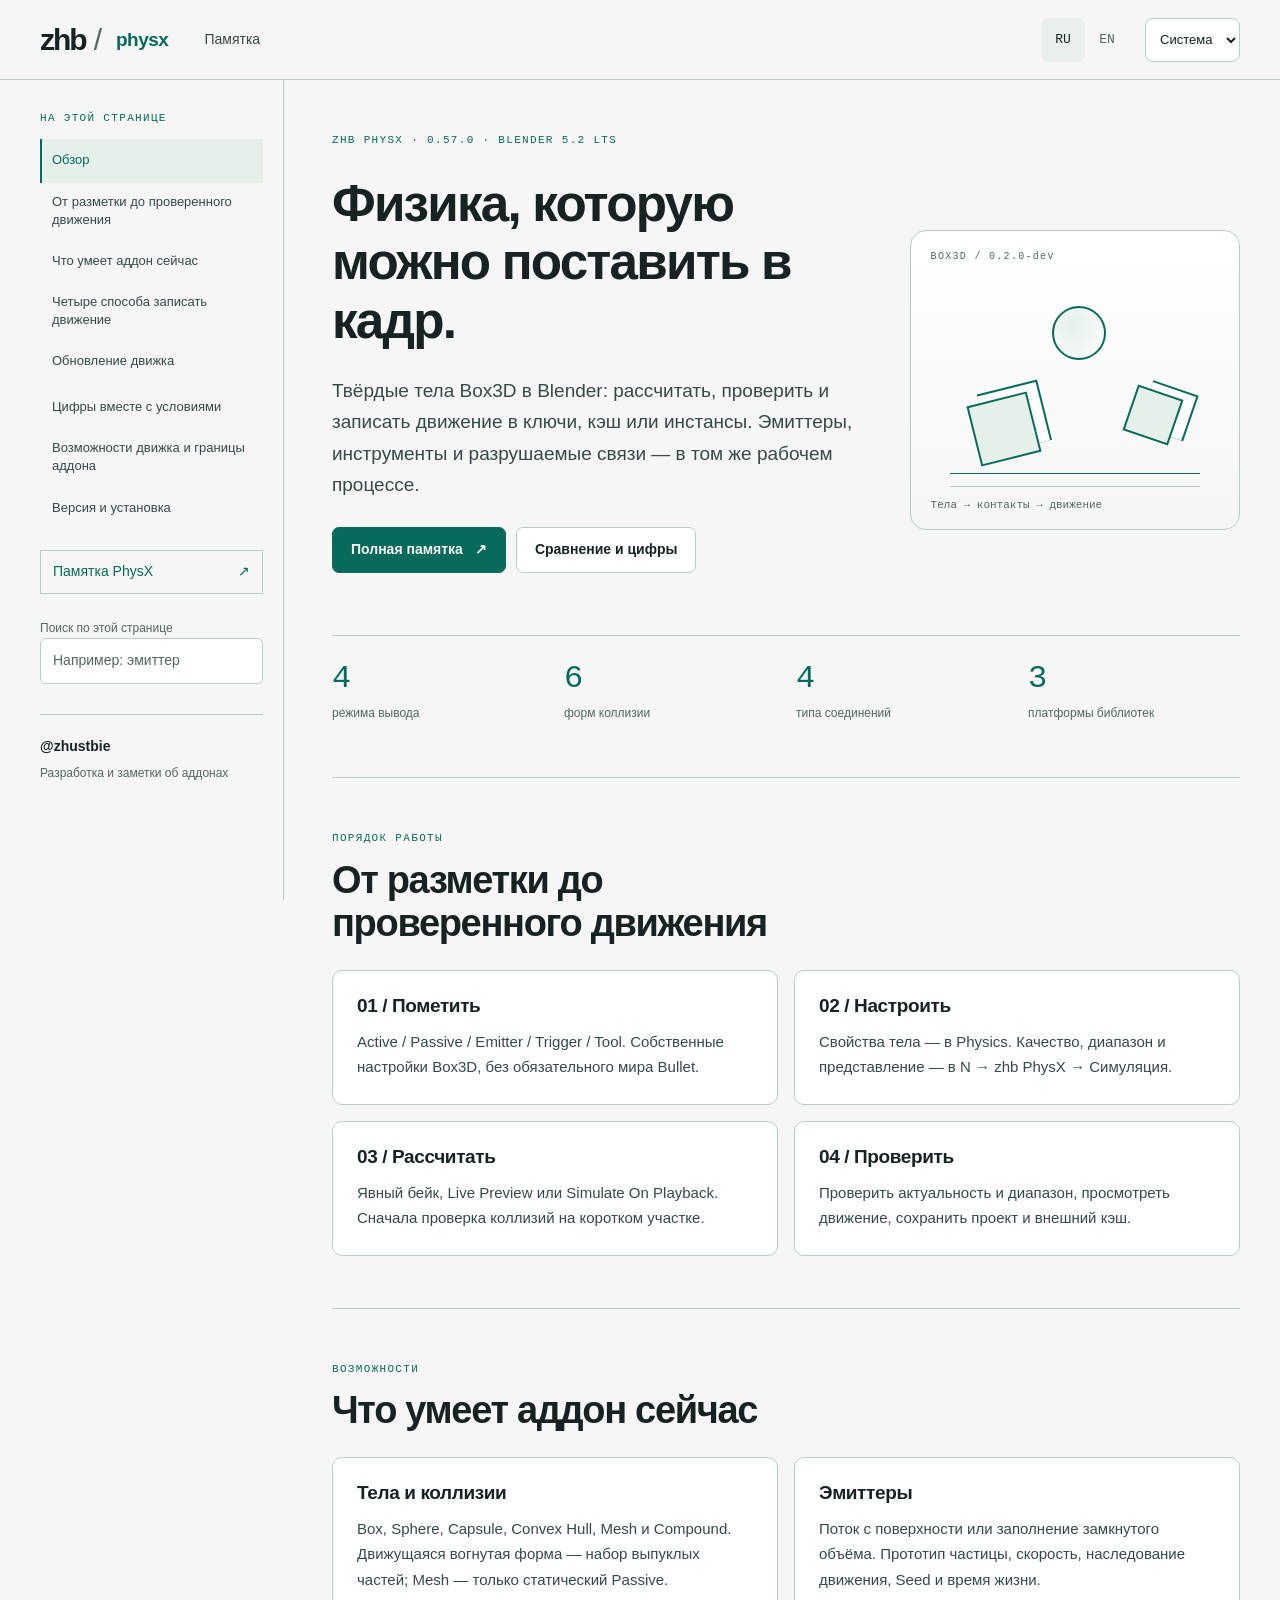
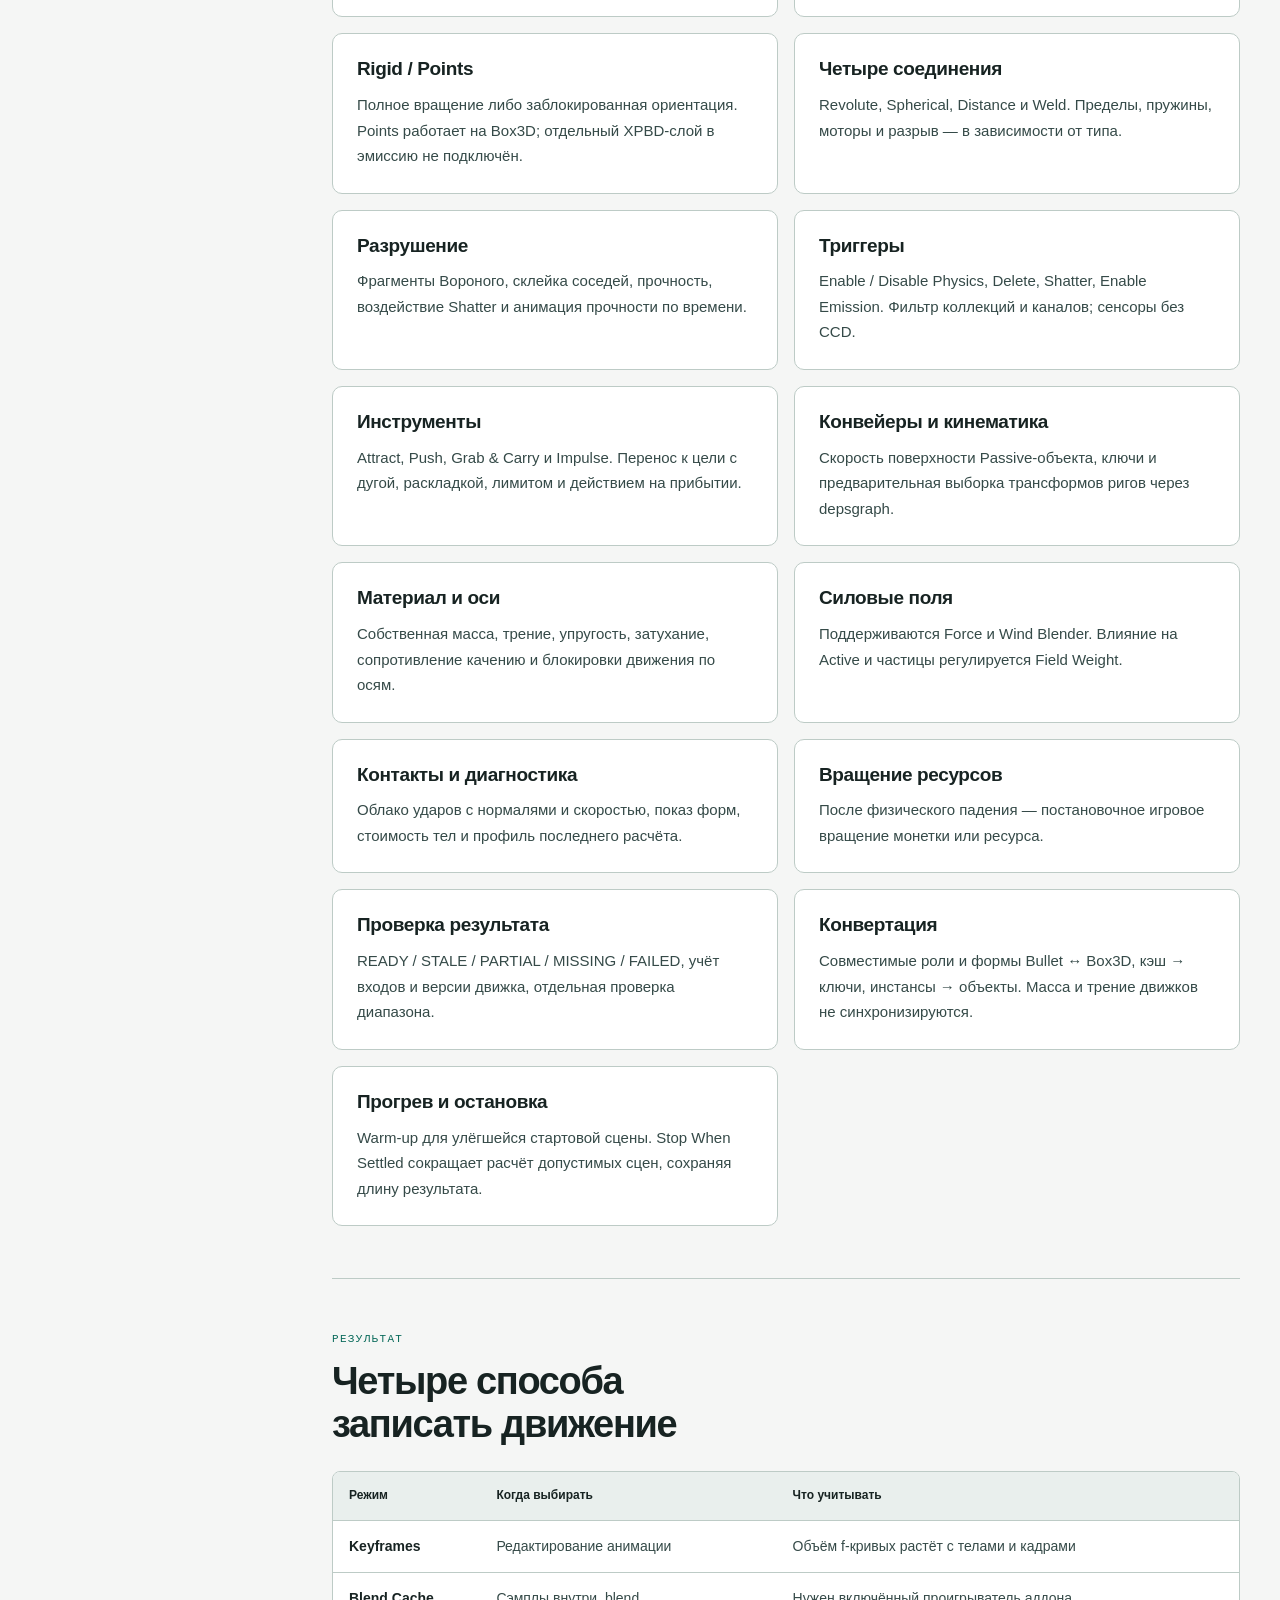
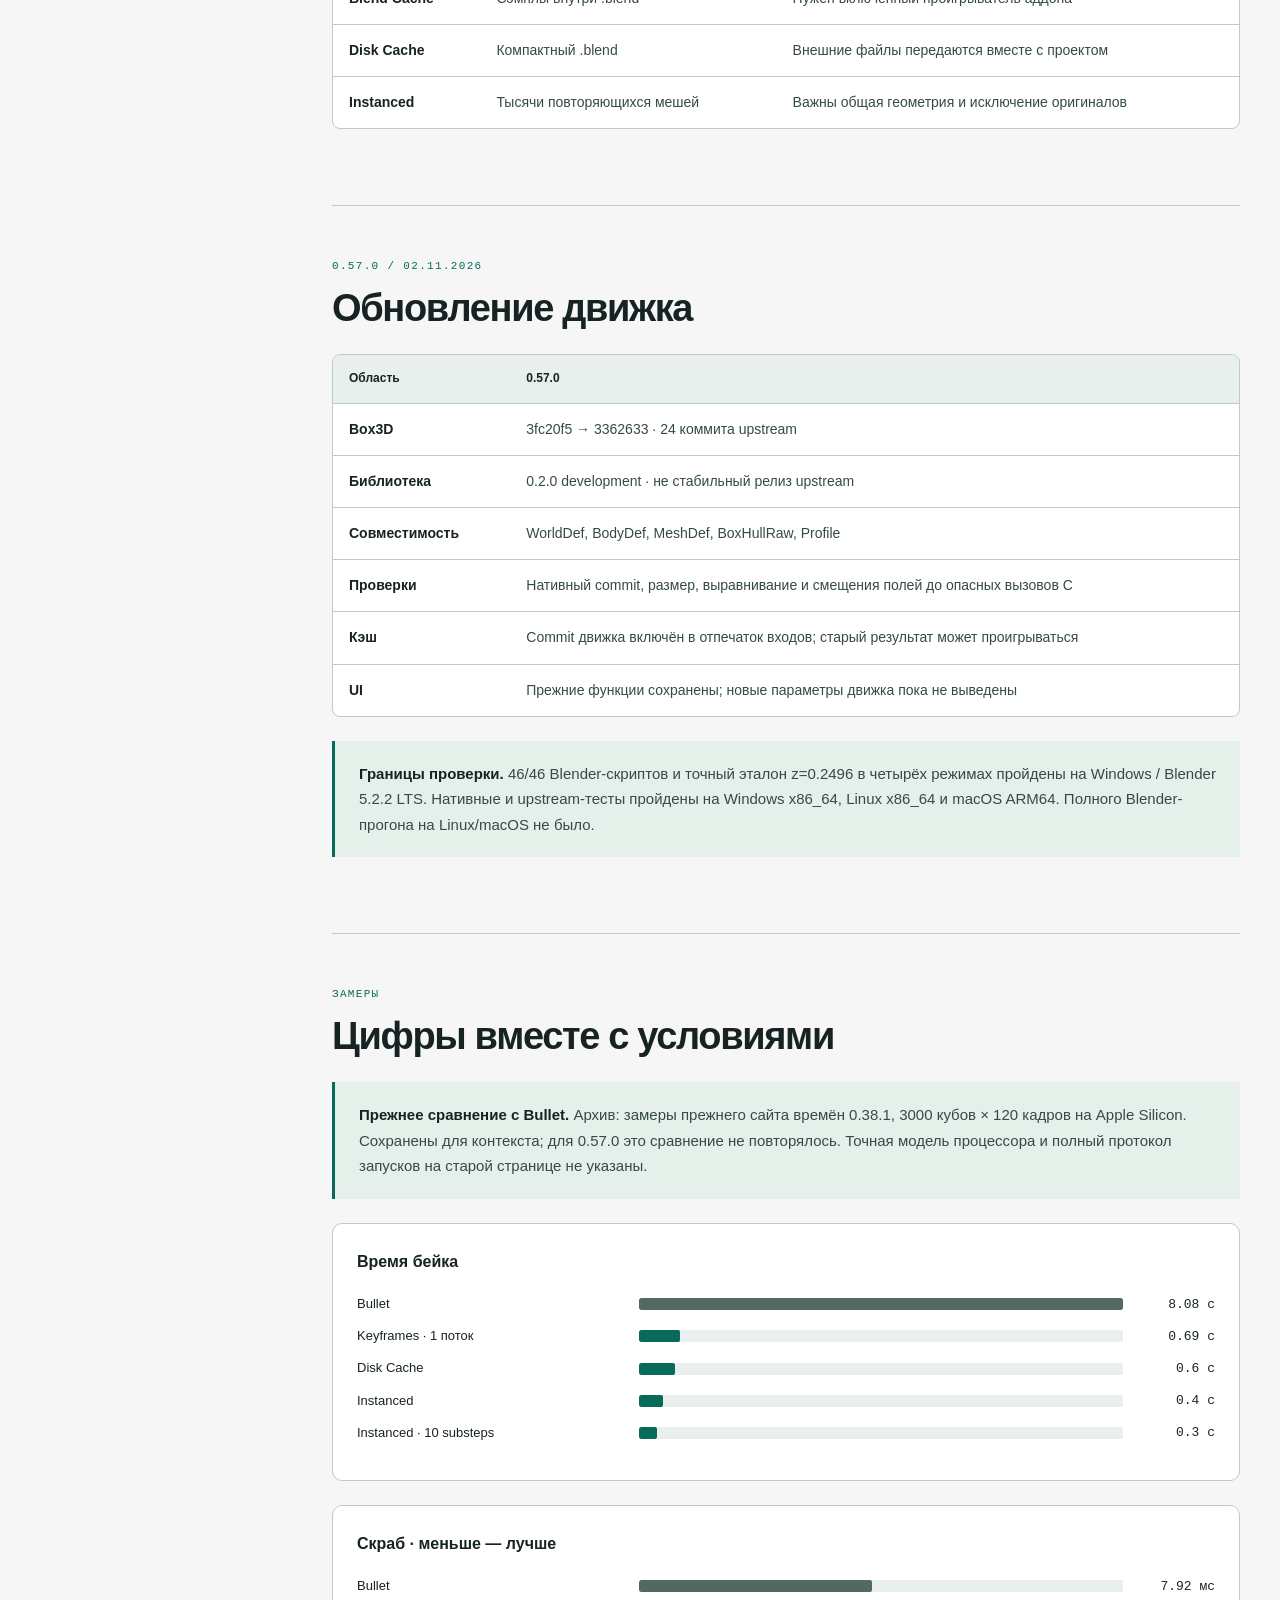
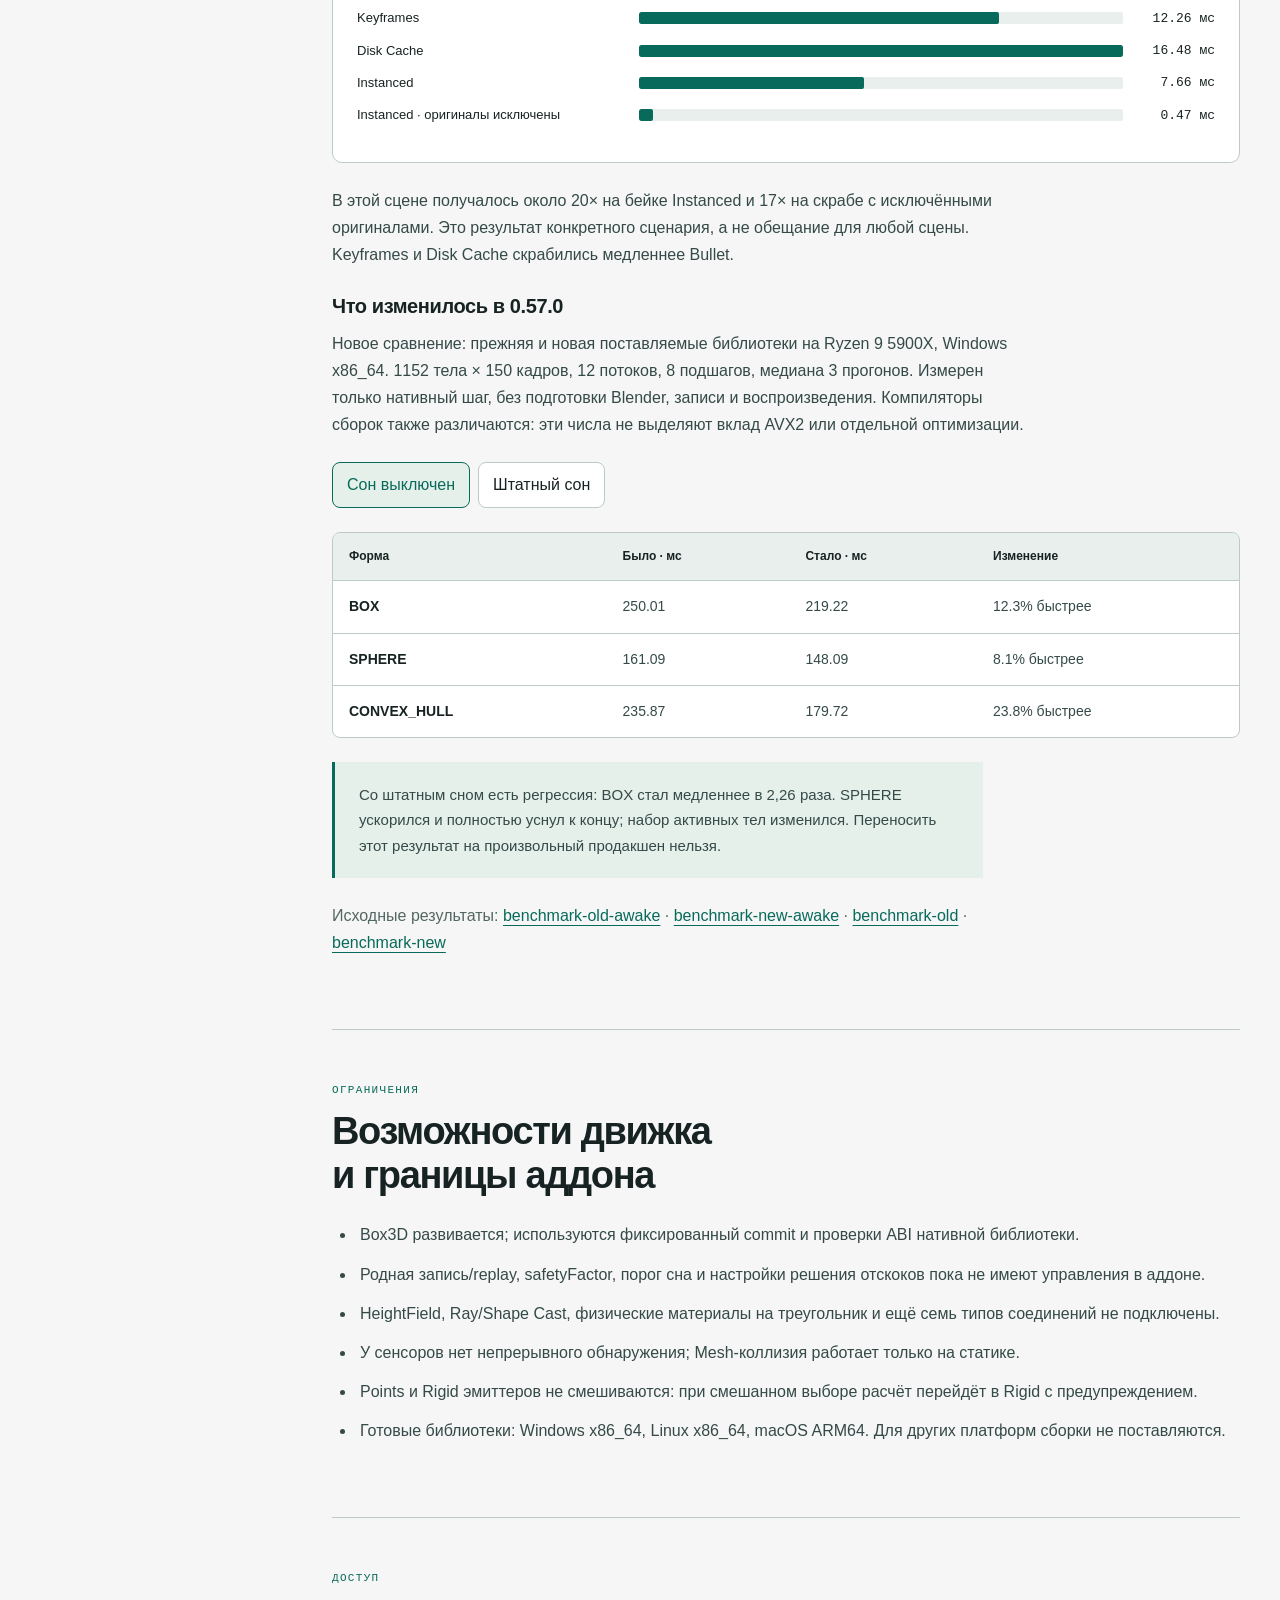
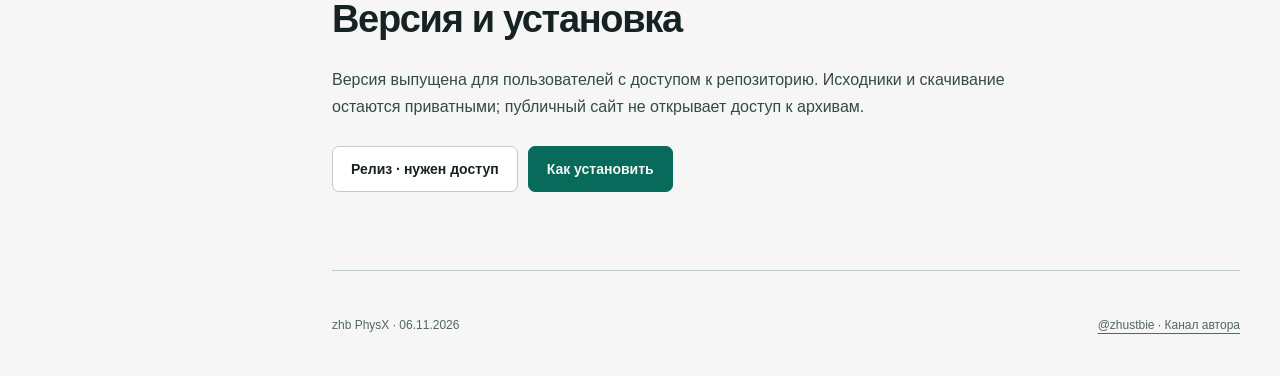
<file: index.html>
<!doctype html>
<html lang="ru">
<head>
<meta charset="utf-8"><meta name="viewport" content="width=device-width,initial-scale=1">
<meta name="description" content="zhb PhysX 0.57.0 — физика Box3D для Blender: тела, эмиттеры, разрушение, замеры против Bullet и полная памятка начинающим.">
<meta name="color-scheme" content="light dark"><title>zhb PhysX — физика Box3D для Blender</title>
<link rel="icon" href="data:image/svg+xml,%3Csvg xmlns='http://www.w3.org/2000/svg' viewBox='0 0 64 64'%3E%3Crect width='64' height='64' rx='14' fill='%23171c22'/%3E%3Cpath d='M17 20h30L18 44h29' fill='none' stroke='%233ddcc4' stroke-width='7'/%3E%3C/svg%3E">
<script>try{const t=localStorage.getItem('studio-theme');if(t==='light'||t==='dark')document.documentElement.dataset.theme=t;}catch(error){console.info('Theme preference unavailable:',error.name);}</script>
<style>:root{color-scheme:dark;--bg:#12161b;--panel:#1a2027;--soft:#212a33;--ink:#eef2f5;--body:#c0cad4;--muted:#a1afbd;--line:#36424e;--phys:#54dec7;--studio:#efb553;--accent:var(--phys);--wash:#182e2c;--warn:#ffbb92;--sans:'Segoe UI Variable Text','Segoe UI',Arial,sans-serif;--mono:'Cascadia Code',Consolas,monospace}
@media(prefers-color-scheme:light){:root:not([data-theme=dark]){color-scheme:light;--bg:#f5f6f5;--panel:#fff;--soft:#e9efed;--ink:#172322;--body:#354a48;--muted:#536763;--line:#bdcbc6;--phys:#086a5a;--studio:#86510b;--wash:#e5f0eb;--warn:#86451c}}
:root[data-theme=light]{color-scheme:light;--bg:#f5f6f5;--panel:#fff;--soft:#e9efed;--ink:#172322;--body:#354a48;--muted:#536763;--line:#bdcbc6;--phys:#086a5a;--studio:#86510b;--wash:#e5f0eb;--warn:#86451c}
*{box-sizing:border-box}html{scroll-behavior:smooth;scroll-padding-top:0}body{margin:0;background:var(--bg);color:var(--ink);font:16px/1.7 var(--sans);-webkit-font-smoothing:antialiased}a{color:var(--accent);text-underline-offset:4px}a,button,summary,select{cursor:pointer}button,input,select{font:inherit}button,select{color:var(--ink);background:var(--panel);border:1px solid var(--line);border-radius:8px;min-height:44px}button{padding:8px 14px}button:hover,select:hover{background:var(--soft)}a:hover{text-decoration-thickness:2px}button:active,.button:active{opacity:.8}button,a,input,select,summary{touch-action:manipulation}button:focus-visible,a:focus-visible,input:focus-visible,select:focus-visible,summary:focus-visible{outline:3px solid var(--accent);outline-offset:4px}[hidden]{display:none!important}.sr-only{position:absolute;width:1px;height:1px;padding:0;margin:-1px;overflow:hidden;clip:rect(0,0,0,0);white-space:nowrap;border:0}.skip-link{position:fixed;left:16px;top:-100px;padding:12px 20px;background:var(--panel);z-index:100}.skip-link:focus{top:12px}.topbar{height:80px;display:flex;align-items:center;gap:36px;border-bottom:1px solid var(--line);padding:0 40px;position:sticky;top:0;background:var(--bg);z-index:10}.brand{font-size:30px;line-height:1;font-weight:800;color:var(--ink);text-decoration:none;letter-spacing:-2px;min-height:44px;display:flex;align-items:center}.brand span{font-weight:400;color:var(--muted);padding-left:8px}.product-nav{display:flex;gap:8px}.product-nav a{display:flex;align-items:center;min-height:44px;padding:4px 16px;color:var(--muted);text-decoration:none;font-weight:650;border-bottom:2px solid transparent}.product-nav a[aria-current=page]{color:var(--ink);border-color:var(--accent)}.toolbar{margin-left:auto;display:flex;gap:16px;align-items:center}.languages{display:flex}.languages button{border:0;color:var(--muted);background:transparent;min-width:44px;font:13px var(--mono)}.languages button[aria-pressed=true]{color:var(--ink);background:var(--soft)}#theme{font-size:13px;max-width:130px;padding:6px 10px}.layout{display:grid;grid-template-columns:244px minmax(0,1fr);gap:48px;max-width:1376px;margin:0 auto;padding:0 40px}aside{position:sticky;top:80px;align-self:start;height:calc(100dvh - 80px);overflow-y:auto;border-right:1px solid var(--line);padding:30px 20px 24px 0}aside summary{display:none}.sidebar-inner{padding-bottom:24px}#toc{display:flex;flex-direction:column;gap:2px}#toc a{display:flex;align-items:center;min-height:44px;font-size:13px;line-height:1.4;text-decoration:none;color:var(--body);padding:8px 10px;border-left:2px solid transparent}#toc a:hover{background:var(--soft)}#toc a[aria-current=location]{color:var(--accent);border-left-color:var(--accent);background:var(--wash)}.guide-link{display:flex;justify-content:space-between;min-height:44px;align-items:center;margin:20px 0;border:1px solid var(--line);padding:8px 12px;font-size:14px;text-decoration:none}.search-label{display:block;font-size:12px;color:var(--muted);margin-top:24px}#search{width:100%;min-height:44px;padding:10px 12px;border-radius:6px;border:1px solid var(--line);background:var(--panel);color:var(--ink);font-size:14px}#search::placeholder{color:var(--muted)}#search-results{padding:0;list-style:none;margin:0}#search-results a{display:block;padding:8px 2px;font-size:13px;line-height:1.5;min-height:44px}#search-results small{display:block;color:var(--muted);font-size:12px}#search-count{margin:8px 0}.author{display:block;margin-top:30px;padding-top:20px;border-top:1px solid var(--line);font-size:14px;font-weight:650;color:var(--ink);text-decoration:none}.author span{display:block;color:var(--muted);font-size:12px;font-weight:400;margin-top:4px}#main-content{min-width:0}.page{--accent:var(--phys);padding:52px 0 0;min-width:0}.page.studio{--accent:var(--studio)}body:has(.page.studio:not([hidden])){--accent:var(--studio)}h1,h2,h3{color:var(--ink);line-height:1.15;text-wrap:balance;letter-spacing:-.035em}h1{font-size:clamp(40px,4.4vw,64px);font-weight:730;margin:14px 0 24px;max-width:19ch}h2{font-size:clamp(28px,3vw,38px);margin:12px 0 24px;max-width:30ch}h3{font-size:20px;letter-spacing:-.02em;margin:26px 0 12px}p{color:var(--body);margin:0 0 20px;max-width:78ch}.lede{font-size:19px;line-height:1.65;max-width:65ch}.eyebrow{font:11px/1.5 var(--mono);letter-spacing:.12em;text-transform:uppercase;color:var(--accent);margin:0 0 12px}.muted,.caption{color:var(--muted)}.caption{font-size:12px;margin:12px 0}.actions{display:flex;gap:10px;flex-wrap:wrap;margin:26px 0}.button{display:inline-flex;justify-content:center;align-items:center;gap:12px;min-height:46px;padding:10px 18px;font-size:14px;font-weight:600;line-height:1.45;text-decoration:none;color:var(--ink);border:1px solid var(--line);border-radius:7px;background:var(--panel)}.button:hover{background:var(--soft)}.primary{background:var(--accent);color:var(--bg);border-color:var(--accent)}.primary:hover{background:var(--accent);filter:brightness(.94)}section{padding:0 0 52px;margin:0 0 52px;border-bottom:1px solid var(--line);scroll-margin-top:104px;min-width:0}section:last-of-type{margin-bottom:24px}strong,b{color:var(--ink);font-weight:650}.hero-grid{display:grid;grid-template-columns:1.35fr .8fr;gap:20px;align-items:center}.hero-grid h1{font-size:clamp(38px,4vw,58px)}.physics-diagram{min-height:300px;position:relative;background:linear-gradient(var(--panel),var(--bg));border:1px solid var(--line);border-radius:16px;overflow:hidden}.diagram-label{position:absolute;top:20px;left:20px;color:var(--muted);font:10px var(--mono);letter-spacing:.13em}.floor{position:absolute;left:12%;right:12%;bottom:55px;height:1px;background:var(--phys);box-shadow:0 13px 0 var(--line)}.cube{position:absolute;width:62px;height:62px;border:2px solid var(--phys);background:var(--wash);transform:skewY(-15deg);box-shadow:12px -8px 0 -1px var(--panel),13px -9px 0 0 var(--phys)}.c1{left:19%;bottom:69px;transform:rotate(-14deg)}.c2{right:19%;bottom:90px;transform:rotate(19deg);width:48px;height:48px}.sphere{position:absolute;left:43%;top:75px;width:54px;height:54px;border:2px solid var(--phys);border-radius:50%;background:radial-gradient(circle at 35% 35%,var(--wash),var(--panel))}.diagram-caption{position:absolute;bottom:18px;left:20px;color:var(--muted);font:11px var(--mono)}.stats{display:grid;grid-template-columns:repeat(4,1fr);border-top:1px solid var(--line);padding-top:24px;margin-top:36px;gap:20px}.stats strong{display:block;color:var(--accent);font:32px/1.2 var(--mono)}.stats span{font-size:12px;color:var(--muted)}.cards{display:grid;grid-template-columns:repeat(2,minmax(0,1fr));gap:16px}.cards article{background:var(--panel);border:1px solid var(--line);border-radius:10px;padding:24px;min-width:0}.cards h3{margin:0 0 12px;font-size:19px}.cards p{margin:0;font-size:15px}.callout{padding:20px 24px;border-left:3px solid var(--accent);background:var(--wash);color:var(--body);font-size:15px;margin:24px 0}.callout strong{color:var(--ink)}.table-wrap{max-width:100%;overflow-x:auto;border:1px solid var(--line);border-radius:8px;margin:24px 0;background:var(--panel)}table{border-collapse:collapse;width:100%;font-size:14px;line-height:1.65;text-align:left}th{color:var(--ink);font-size:12px;background:var(--soft);font-weight:650}th,td{padding:14px 16px;border-bottom:1px solid var(--line);vertical-align:top}td{color:var(--body);overflow-wrap:anywhere}tr:last-child td{border-bottom:0}td:first-child{color:var(--ink);font-weight:600}td code{font-size:11px;font-weight:400}code{font: .86em/1.5 var(--mono);background:var(--soft);color:var(--ink);padding:2px 5px;border-radius:3px;overflow-wrap:anywhere}ul,ol{color:var(--body);padding-left:24px;margin:20px 0}li{padding-left:4px;margin:12px 0}.steps{counter-reset:step;list-style:none;padding-left:0}.steps>li{padding:0 0 20px 48px;position:relative;min-height:36px;border-bottom:1px solid var(--line)}.steps>li::before{counter-increment:step;content:counter(step,decimal-leading-zero);position:absolute;left:0;top:0;color:var(--accent);font:14px/1.7 var(--mono)}.checklist{display:grid;gap:8px;margin:24px 0}.checklist label{display:flex;gap:14px;align-items:center;min-height:48px;border:1px solid var(--line);border-radius:7px;padding:12px 16px;cursor:pointer;color:var(--body);background:var(--panel)}.checklist input{width:20px;height:20px;accent-color:var(--accent);flex-shrink:0}.checklist label:has(:checked){background:var(--wash)}details:not(#navigation){border:1px solid var(--line);border-radius:8px;background:var(--panel);margin:12px 0}details:not(#navigation)>summary{min-height:52px;padding:14px 20px;font-weight:600;color:var(--ink)}details:not(#navigation)>p{padding:0 20px 8px;margin:0}details .table-wrap{margin:0 12px 12px}.chart{background:var(--panel);padding:24px;border:1px solid var(--line);border-radius:10px;margin:24px 0}.chart figcaption{font-weight:650;margin-bottom:20px}.bar-row{display:grid;grid-template-columns:minmax(120px,1.1fr) minmax(60px,2fr) 76px;gap:16px;align-items:center;margin:14px 0;font-size:13px;line-height:1.4}.bar-row b{text-align:right;font:13px var(--mono)}.track{height:12px;background:var(--soft);border-radius:2px;overflow:hidden}.track i{height:100%;display:block;background:var(--accent);border-radius:2px}.bar-row:first-of-type .track i{background:var(--muted)}.segmented{display:flex;gap:8px;flex-wrap:wrap;margin:24px 0 0}.segmented button[aria-pressed=true]{border-color:var(--accent);background:var(--wash);color:var(--accent)}footer{padding:20px 0 40px;display:flex;justify-content:space-between;gap:16px;font-size:12px;color:var(--muted)}footer a{color:var(--muted)}.noscript{padding:24px}#main-content:focus{outline:none}
@media(min-width:1001px){#navigation>.sidebar-inner{display:block}#navigation:not([open])>.sidebar-inner{display:block}}
@media(max-width:1100px){.layout{gap:28px;padding:0 24px;grid-template-columns:210px minmax(0,1fr)}.topbar{padding:0 24px;gap:20px}.hero-grid{grid-template-columns:1fr}.physics-diagram{display:none}}
@media(max-width:1000px){.layout{grid-template-columns:1fr;gap:0}.topbar{height:72px}aside{position:static;height:auto;padding:18px 0;border-right:0;border-bottom:1px solid var(--line);overflow:visible}aside summary{display:flex;justify-content:space-between;align-items:center;min-height:44px;font-size:14px;font-weight:600}.sidebar-inner{padding:16px 0}#toc{display:grid;grid-template-columns:repeat(2,minmax(0,1fr))}.page{padding-top:36px}.author{margin-top:20px}html{scroll-padding-top:0}section{scroll-margin-top:90px}}
@media(max-width:600px){.topbar{gap:8px;padding:0 16px;flex-wrap:wrap;height:auto;min-height:72px}.brand{font-size:25px}.product-nav{gap:0}.product-nav a{padding:4px 10px;font-size:14px}.toolbar{gap:4px}.languages button{font-size:11px;min-width:36px;padding:8px}#theme{width:79px;font-size:11px;padding:4px}.layout{padding:0 20px}h1{font-size:40px}h2{font-size:29px}.lede{font-size:17px}.cards{grid-template-columns:1fr}.cards article{padding:20px}.stats{grid-template-columns:repeat(2,1fr);gap:24px}.bar-row{grid-template-columns:minmax(85px,1fr) minmax(45px,1fr) 62px;gap:10px;font-size:11px}.bar-row b{font-size:11px}.chart{padding:16px}.callout{padding:16px}.table-wrap{font-size:13px}th,td{padding:10px}section{padding-bottom:36px;margin-bottom:36px}.actions{gap:8px}.actions .button{padding:10px 14px}.steps>li{padding-left:40px}footer{flex-direction:column}#toc{grid-template-columns:1fr 1fr}}
@media(prefers-reduced-motion:reduce){html{scroll-behavior:auto}*,*::before,*::after{transition:none!important;animation:none!important}}
@media print{body{--bg:#fff;--panel:#fff;--soft:#f1f3f4;--ink:#111;--body:#222;--muted:#444;--line:#bbb;--accent:#155c50;--wash:#f3f7f6;color:#111;background:#fff;font-size:11pt}.topbar,aside,.actions,.skip-link,.physics-diagram,.segmented{display:none!important}.layout{display:block;padding:0;max-width:none}.page{padding:0}h1{font-size:30pt}h2{font-size:20pt}h3{font-size:14pt}section{break-inside:auto;margin-bottom:20px;padding-bottom:20px}.cards article,.callout,figure,tr{break-inside:avoid}a{color:#155c50}details:not([open])>*:not(summary){display:block!important}details .table-wrap{overflow:visible}.table-wrap{overflow:visible}.checklist input{appearance:none;border:1px solid #555}.hero-grid{display:block}footer{display:none}}
@media(max-width:600px){.topbar{padding-top:6px;row-gap:0}.product-nav{margin-left:auto}.toolbar{width:100%;margin-left:0;justify-content:space-between;padding-bottom:8px}.languages button{min-width:44px}#theme{width:120px}html{scroll-padding-top:0}section{scroll-margin-top:140px}}
.brand .brand-product{font-size:19px;letter-spacing:-.5px;font-weight:650;color:var(--phys);padding-left:16px}.header-guide{font-size:14px;min-height:44px;display:flex;align-items:center;text-decoration:none;color:var(--body)}@media(max-width:600px){.header-guide{margin-left:auto}.brand .brand-product{font-size:18px}}
</style>
</head>
<body>
<a class="skip-link" href="#main-content">Перейти к содержимому</a>
<header class="topbar"><a class="brand" href="#/physx" aria-label="zhb PhysX — главная">zhb<span aria-hidden="true"> /</span><span class="brand-product">physx</span></a><a class="header-guide" href="#/physx/guide">Памятка</a><div class="toolbar"><div class="languages" role="group" aria-label="Язык"><button data-language="ru" aria-pressed="true">RU</button><button data-language="en" aria-pressed="false">EN</button></div><label class="theme-label"><span class="sr-only">Тема оформления</span><select id="theme" aria-label="Тема оформления"><option value="auto">Система</option><option value="light">Светлая</option><option value="dark">Тёмная</option></select></label></div></header>
<div class="layout"><aside><details id="navigation" open><summary>Содержание <span aria-hidden="true">↕</span></summary><div class="sidebar-inner"><p class="eyebrow" id="nav-caption">Навигация</p><nav id="toc" aria-label="Разделы страницы"></nav><a class="guide-link" href="#/physx/guide">Памятка PhysX <span aria-hidden="true">↗</span></a><label class="search-label" for="search">Поиск по этой странице</label><input type="search" id="search" placeholder="Например: эмиттер" autocomplete="off" aria-controls="search-results"><p id="search-count" class="caption" aria-live="polite"></p><ol id="search-results"></ol><a class="author" href="https://t.me/zhustbieblender">@zhustbie<span>Разработка и заметки об аддонах</span></a></div></details></aside><div id="main-content" tabindex="-1"><main class="page physx" id="page-physx-ru" data-route="physx" data-lang="ru" ><section id="physx-ru-top" data-key="top" data-title="Обзор"><p class="eyebrow">zhb PhysX · 0.57.0 · Blender 5.2 LTS</p><div class="hero-grid"><div><h1>Физика, которую<br>можно поставить в кадр.</h1><p class="lede">Твёрдые тела Box3D в Blender: рассчитать, проверить и записать движение в ключи, кэш или инстансы. Эмиттеры, инструменты и разрушаемые связи — в том же рабочем процессе.</p><div class="actions"><a class="button primary" href="#/physx/guide">Полная памятка<span aria-hidden="true"> ↗</span></a><a class="button" href="#/physx?section=numbers">Сравнение и цифры</a></div></div><div class="physics-diagram" role="img" aria-label="Формы столкновения над плоскостью"><div class="diagram-label">BOX3D / 0.2.0-dev</div><div class="cube c1"></div><div class="cube c2"></div><div class="sphere"></div><div class="floor"></div><span class="diagram-caption">Тела → контакты → движение</span></div></div><div class="stats"><div><strong>4</strong><span>режима вывода</span></div><div><strong>6</strong><span>форм коллизии</span></div><div><strong>4</strong><span>типа соединений</span></div><div><strong>3</strong><span>платформы библиотек</span></div></div></section><section id="physx-ru-pipeline" data-key="pipeline" data-title="От разметки до проверенного движения"><p class="eyebrow">ПОРЯДОК РАБОТЫ</p><h2>От разметки до проверенного движения</h2><div class="cards"><article><h3>01 / Пометить</h3><p>Active / Passive / Emitter / Trigger / Tool. Собственные настройки Box3D, без обязательного мира Bullet.</p></article><article><h3>02 / Настроить</h3><p>Свойства тела — в Physics. Качество, диапазон и представление — в N → zhb PhysX → Симуляция.</p></article><article><h3>03 / Рассчитать</h3><p>Явный бейк, Live Preview или Simulate On Playback. Сначала проверка коллизий на коротком участке.</p></article><article><h3>04 / Проверить</h3><p>Проверить актуальность и диапазон, просмотреть движение, сохранить проект и внешний кэш.</p></article></div></section><section id="physx-ru-features" data-key="features" data-title="Что умеет аддон сейчас"><p class="eyebrow">ВОЗМОЖНОСТИ</p><h2>Что умеет аддон сейчас</h2><div class="cards"><article><h3>Тела и коллизии</h3><p>Box, Sphere, Capsule, Convex Hull, Mesh и Compound. Движущаяся вогнутая форма — набор выпуклых частей; Mesh — только статический Passive.</p></article><article><h3>Эмиттеры</h3><p>Поток с поверхности или заполнение замкнутого объёма. Прототип частицы, скорость, наследование движения, Seed и время жизни.</p></article><article><h3>Rigid / Points</h3><p>Полное вращение либо заблокированная ориентация. Points работает на Box3D; отдельный XPBD-слой в эмиссию не подключён.</p></article><article><h3>Четыре соединения</h3><p>Revolute, Spherical, Distance и Weld. Пределы, пружины, моторы и разрыв — в зависимости от типа.</p></article><article><h3>Разрушение</h3><p>Фрагменты Вороного, склейка соседей, прочность, воздействие Shatter и анимация прочности по времени.</p></article><article><h3>Триггеры</h3><p>Enable / Disable Physics, Delete, Shatter, Enable Emission. Фильтр коллекций и каналов; сенсоры без CCD.</p></article><article><h3>Инструменты</h3><p>Attract, Push, Grab & Carry и Impulse. Перенос к цели с дугой, раскладкой, лимитом и действием на прибытии.</p></article><article><h3>Конвейеры и кинематика</h3><p>Скорость поверхности Passive-объекта, ключи и предварительная выборка трансформов ригов через depsgraph.</p></article><article><h3>Материал и оси</h3><p>Собственная масса, трение, упругость, затухание, сопротивление качению и блокировки движения по осям.</p></article><article><h3>Силовые поля</h3><p>Поддерживаются Force и Wind Blender. Влияние на Active и частицы регулируется Field Weight.</p></article><article><h3>Контакты и диагностика</h3><p>Облако ударов с нормалями и скоростью, показ форм, стоимость тел и профиль последнего расчёта.</p></article><article><h3>Вращение ресурсов</h3><p>После физического падения — постановочное игровое вращение монетки или ресурса.</p></article><article><h3>Проверка результата</h3><p>READY / STALE / PARTIAL / MISSING / FAILED, учёт входов и версии движка, отдельная проверка диапазона.</p></article><article><h3>Конвертация</h3><p>Совместимые роли и формы Bullet ↔ Box3D, кэш → ключи, инстансы → объекты. Масса и трение движков не синхронизируются.</p></article><article><h3>Прогрев и остановка</h3><p>Warm-up для улёгшейся стартовой сцены. Stop When Settled сокращает расчёт допустимых сцен, сохраняя длину результата.</p></article></div></section><section id="physx-ru-output" data-key="output" data-title="Четыре способа записать движение"><p class="eyebrow">РЕЗУЛЬТАТ</p><h2>Четыре способа записать движение</h2><div class="table-wrap"><table><thead><tr><th scope="col">Режим</th><th scope="col">Когда выбирать</th><th scope="col">Что учитывать</th></tr></thead><tbody><tr><td>Keyframes</td><td>Редактирование анимации</td><td>Объём f-кривых растёт с телами и кадрами</td></tr><tr><td>Blend Cache</td><td>Сэмплы внутри .blend</td><td>Нужен включённый проигрыватель аддона</td></tr><tr><td>Disk Cache</td><td>Компактный .blend</td><td>Внешние файлы передаются вместе с проектом</td></tr><tr><td>Instanced</td><td>Тысячи повторяющихся мешей</td><td>Важны общая геометрия и исключение оригиналов</td></tr></tbody></table></div></section><section id="physx-ru-update" data-key="update" data-title="Обновление движка"><p class="eyebrow">0.57.0 / 02.11.2026</p><h2>Обновление движка</h2><div class="table-wrap"><table><thead><tr><th scope="col">Область</th><th scope="col">0.57.0</th></tr></thead><tbody><tr><td>Box3D</td><td>3fc20f5 → 3362633 · 24 коммита upstream</td></tr><tr><td>Библиотека</td><td>0.2.0 development · не стабильный релиз upstream</td></tr><tr><td>Совместимость</td><td>WorldDef, BodyDef, MeshDef, BoxHullRaw, Profile</td></tr><tr><td>Проверки</td><td>Нативный commit, размер, выравнивание и смещения полей до опасных вызовов C</td></tr><tr><td>Кэш</td><td>Commit движка включён в отпечаток входов; старый результат может проигрываться</td></tr><tr><td>UI</td><td>Прежние функции сохранены; новые параметры движка пока не выведены</td></tr></tbody></table></div><div class="callout"><strong>Границы проверки.</strong> 46/46 Blender-скриптов и точный эталон z=0.2496 в четырёх режимах пройдены на Windows / Blender 5.2.2 LTS. Нативные и upstream-тесты пройдены на Windows x86_64, Linux x86_64 и macOS ARM64. Полного Blender-прогона на Linux/macOS не было.</div></section><section id="physx-ru-numbers" data-key="numbers" data-title="Цифры вместе с условиями"><p class="eyebrow">ЗАМЕРЫ</p><h2>Цифры вместе с условиями</h2><div class="callout"><strong>Прежнее сравнение с Bullet.</strong> Архив: замеры прежнего сайта времён 0.38.1, 3000 кубов × 120 кадров на Apple Silicon. Сохранены для контекста; для 0.57.0 это сравнение не повторялось. Точная модель процессора и полный протокол запусков на старой странице не указаны.</div><figure class="chart"><figcaption>Время бейка</figcaption><div class="bar-row"><span>Bullet</span><div class="track"><i style="width:100.000%"></i></div><b>8.08 с</b></div><div class="bar-row"><span>Keyframes · 1 поток</span><div class="track"><i style="width:8.540%"></i></div><b>0.69 с</b></div><div class="bar-row"><span>Disk Cache</span><div class="track"><i style="width:7.426%"></i></div><b>0.6 с</b></div><div class="bar-row"><span>Instanced</span><div class="track"><i style="width:4.950%"></i></div><b>0.4 с</b></div><div class="bar-row"><span>Instanced · 10 substeps</span><div class="track"><i style="width:3.713%"></i></div><b>0.3 с</b></div></figure><figure class="chart"><figcaption>Скраб · меньше — лучше</figcaption><div class="bar-row"><span>Bullet</span><div class="track"><i style="width:48.058%"></i></div><b>7.92 мс</b></div><div class="bar-row"><span>Keyframes</span><div class="track"><i style="width:74.393%"></i></div><b>12.26 мс</b></div><div class="bar-row"><span>Disk Cache</span><div class="track"><i style="width:100.000%"></i></div><b>16.48 мс</b></div><div class="bar-row"><span>Instanced</span><div class="track"><i style="width:46.481%"></i></div><b>7.66 мс</b></div><div class="bar-row"><span>Instanced · оригиналы исключены</span><div class="track"><i style="width:2.852%"></i></div><b>0.47 мс</b></div></figure><p>В этой сцене получалось около 20× на бейке Instanced и 17× на скрабе с исключёнными оригиналами. Это результат конкретного сценария, а не обещание для любой сцены. Keyframes и Disk Cache скрабились медленнее Bullet.</p><h3>Что изменилось в 0.57.0</h3><p>Новое сравнение: прежняя и новая поставляемые библиотеки на Ryzen 9 5900X, Windows x86_64. 1152 тела × 150 кадров, 12 потоков, 8 подшагов, медиана 3 прогонов. Измерен только нативный шаг, без подготовки Blender, записи и воспроизведения. Компиляторы сборок также различаются: эти числа не выделяют вклад AVX2 или отдельной оптимизации.</p><div class="segmented" role="group" aria-label="Режим сна в замере"><button type="button" data-benchmark="awake" aria-pressed="true">Сон выключен</button><button type="button" data-benchmark="sleep" aria-pressed="false">Штатный сон</button></div><div data-benchmark-panel="awake" ><div class="table-wrap"><table><thead><tr><th scope="col">Форма</th><th scope="col">Было · мс</th><th scope="col">Стало · мс</th><th scope="col">Изменение</th></tr></thead><tbody><tr><td>BOX</td><td>250.01</td><td>219.22</td><td>12.3% быстрее</td></tr><tr><td>SPHERE</td><td>161.09</td><td>148.09</td><td>8.1% быстрее</td></tr><tr><td>CONVEX_HULL</td><td>235.87</td><td>179.72</td><td>23.8% быстрее</td></tr></tbody></table></div></div><div data-benchmark-panel="sleep" hidden><div class="table-wrap"><table><thead><tr><th scope="col">Форма</th><th scope="col">Было · мс</th><th scope="col">Стало · мс</th><th scope="col">Изменение</th></tr></thead><tbody><tr><td>BOX</td><td>52.37</td><td>118.17</td><td>125.7% медленнее</td></tr><tr><td>SPHERE</td><td>167.04</td><td>44.15</td><td>73.6% быстрее</td></tr><tr><td>CONVEX_HULL</td><td>234.39</td><td>167.35</td><td>28.6% быстрее</td></tr></tbody></table></div></div><p class="callout">Со штатным сном есть регрессия: BOX стал медленнее в 2,26 раза. SPHERE ускорился и полностью уснул к концу; набор активных тел изменился. Переносить этот результат на произвольный продакшен нельзя.</p><p class="muted">Исходные результаты: <a href="data/benchmark-old-awake.json">benchmark-old-awake</a> · <a href="data/benchmark-new-awake.json">benchmark-new-awake</a> · <a href="data/benchmark-old.json">benchmark-old</a> · <a href="data/benchmark-new.json">benchmark-new</a></p></section><section id="physx-ru-limits" data-key="limits" data-title="Возможности движка и границы аддона"><p class="eyebrow">ОГРАНИЧЕНИЯ</p><h2>Возможности движка и границы аддона</h2><ul><li>Box3D развивается; используются фиксированный commit и проверки ABI нативной библиотеки.</li><li>Родная запись/replay, safetyFactor, порог сна и настройки решения отскоков пока не имеют управления в аддоне.</li><li>HeightField, Ray/Shape Cast, физические материалы на треугольник и ещё семь типов соединений не подключены.</li><li>У сенсоров нет непрерывного обнаружения; Mesh-коллизия работает только на статике.</li><li>Points и Rigid эмиттеров не смешиваются: при смешанном выборе расчёт перейдёт в Rigid с предупреждением.</li><li>Готовые библиотеки: Windows x86_64, Linux x86_64, macOS ARM64. Для других платформ сборки не поставляются.</li></ul></section><section id="physx-ru-install" data-key="install" data-title="Версия и установка"><p class="eyebrow">ДОСТУП</p><h2>Версия и установка</h2><p>Версия выпущена для пользователей с доступом к репозиторию. Исходники и скачивание остаются приватными; публичный сайт не открывает доступ к архивам.</p><div class="actions"><a class="button" href="https://github.com/JustBelieve9/zhb_physx_solver/releases/tag/zhb_physx-v0.57.0">Релиз · нужен доступ</a><a class="button primary" href="#/physx/guide?section=installation">Как установить</a></div></section><footer><span>zhb PhysX · 06.11.2026</span><a href="https://t.me/zhustbieblender">@zhustbie · Канал автора</a></footer></main><main class="page physx" id="page-physx-en" data-route="physx" data-lang="en" hidden><section id="physx-en-top" data-key="top" data-title="Overview"><p class="eyebrow">zhb PhysX · 0.57.0 · Blender 5.2 LTS</p><div class="hero-grid"><div><h1>Rigid bodies.<br>A workflow you control.</h1><p class="lede">Box3D rigid bodies for Blender: simulate, inspect and bake to editable keys, caches or shared-geometry instances. Emitters, tools and breakable connections live in the same workflow.</p><div class="actions"><a class="button primary" href="#/physx/guide">Russian user guide<span aria-hidden="true"> ↗</span></a><a class="button" href="#/en/physx?section=numbers">Benchmarks</a></div></div><div class="physics-diagram" role="img" aria-label="Collision shapes over a floor"><div class="diagram-label">BOX3D / 0.2.0-dev</div><div class="cube c1"></div><div class="cube c2"></div><div class="sphere"></div><div class="floor"></div><span class="diagram-caption">Bodies → contacts → motion</span></div></div><div class="stats"><div><strong>4</strong><span>output modes</span></div><div><strong>6</strong><span>collision shapes</span></div><div><strong>4</strong><span>joint types</span></div><div><strong>3</strong><span>native platforms</span></div></div></section><section id="physx-en-pipeline" data-key="pipeline" data-title="From setup to verified motion"><p class="eyebrow">WORKFLOW</p><h2>From setup to verified motion</h2><div class="cards"><article><h3>01 / Mark</h3><p>Active / Passive / Emitter / Trigger / Tool. Your own Box3D settings; no Bullet world required.</p></article><article><h3>02 / Set up</h3><p>Body properties in Physics; quality, range and output in N → zhb PhysX → Симуляция.</p></article><article><h3>03 / Simulate</h3><p>Explicit bake, Live Preview or Simulate On Playback. Inspect collisions before the full run.</p></article><article><h3>04 / Verify</h3><p>Check readiness and range, inspect motion, save the project and external caches.</p></article></div></section><section id="physx-en-features" data-key="features" data-title="What the add-on does today"><p class="eyebrow">FEATURES</p><h2>What the add-on does today</h2><div class="cards"><article><h3>Bodies and shapes</h3><p>Box, Sphere, Capsule, Convex Hull, Mesh and Compound. Moving concave objects use convex pieces; Mesh is static-only.</p></article><article><h3>Emitters</h3><p>Surface streams or closed-volume fills, particle objects, inherited velocity, seeds and lifetime.</p></article><article><h3>Rigid / Points</h3><p>Full orientation or locked rotation. Points uses Box3D bodies; the standalone XPBD layer is not wired into emitters.</p></article><article><h3>Four joint types</h3><p>Revolute, Spherical, Distance and Weld, with applicable limits, springs, motors and break thresholds.</p></article><article><h3>Fracture</h3><p>Voronoi pieces, neighbour glue, strength, Shatter zones and animated strength.</p></article><article><h3>Triggers</h3><p>Enable / Disable Physics, Delete, Shatter and Enable Emission. Collection and channel filtering; sensors have no CCD.</p></article><article><h3>Tools</h3><p>Attract, Push, Grab & Carry and Impulse. Carry supports arcs, scatter, capacity and arrival actions.</p></article><article><h3>Conveyors and kinematics</h3><p>Passive surface speed, keyed motion and pre-sampled rig transforms through the dependency graph.</p></article><article><h3>Materials and axes</h3><p>Independent mass, friction, restitution, damping, rolling resistance and axis locks.</p></article><article><h3>Force fields</h3><p>Blender Force and Wind supported; per-body Field Weight controls influence.</p></article><article><h3>Contacts and diagnostics</h3><p>Hit point clouds with normals and speed, collision previews and body profiling.</p></article><article><h3>Game spin</h3><p>Stage a collectible’s rotation after a physical drop.</p></article><article><h3>Result verification</h3><p>READY / STALE / PARTIAL / MISSING / FAILED, source and engine identity, range coverage.</p></article><article><h3>Conversion</h3><p>Compatible Bullet ↔ Box3D roles and shapes, cache to keys and instances to objects. No shared mass or friction.</p></article><article><h3>Warm-up and settling</h3><p>Pre-roll a settled starting pile; early-stop eligible scenes while retaining the complete output range.</p></article></div></section><section id="physx-en-output" data-key="output" data-title="Four ways to store motion"><p class="eyebrow">OUTPUT</p><h2>Four ways to store motion</h2><div class="table-wrap"><table><thead><tr><th scope="col">Mode</th><th scope="col">Use it for</th><th scope="col">Keep in mind</th></tr></thead><tbody><tr><td>Keyframes</td><td>Editable animation</td><td>F-curves grow with body/frame count</td></tr><tr><td>Blend Cache</td><td>Samples inside .blend</td><td>Requires enabled playback add-on</td></tr><tr><td>Disk Cache</td><td>Smaller .blend</td><td>Include external files in delivery</td></tr><tr><td>Instanced</td><td>Thousands of repeated meshes</td><td>Shared geometry and excluded originals matter</td></tr></tbody></table></div></section><section id="physx-en-update" data-key="update" data-title="The engine update"><p class="eyebrow">0.57.0 / 02.11.2026</p><h2>The engine update</h2><div class="table-wrap"><table><thead><tr><th scope="col">Area</th><th scope="col">0.57.0</th></tr></thead><tbody><tr><td>Box3D</td><td>3fc20f5 → 3362633 · 24 upstream commits</td></tr><tr><td>Native library</td><td>0.2.0 development · not an upstream stable release</td></tr><tr><td>Compatibility</td><td>WorldDef, BodyDef, MeshDef, BoxHullRaw, Profile</td></tr><tr><td>Validation</td><td>Native commit, size, alignment and field offsets before unsafe C calls</td></tr><tr><td>Cache</td><td>Engine commit included in source fingerprint; old results remain playable</td></tr><tr><td>UI</td><td>Existing controls retained; new engine options are not exposed yet</td></tr></tbody></table></div><div class="callout"><strong>Verification scope.</strong> 46/46 Blender scripts and the exact z=0.2496 reference in all four output modes passed on Windows / Blender 5.2.2 LTS. Native and upstream tests passed on Windows x86_64, Linux x86_64 and macOS ARM64. A full Linux/macOS Blender run was not performed.</div></section><section id="physx-en-numbers" data-key="numbers" data-title="Numbers, with their conditions"><p class="eyebrow">BENCHMARKS</p><h2>Numbers, with their conditions</h2><div class="callout"><strong>Historical Bullet comparison.</strong> Archive: the original site’s 0.38.1-era measurements, 3,000 cubes × 120 frames on Apple Silicon. Preserved for context; not rerun for 0.57.0. The old page did not specify a precise CPU model or complete run metadata.</div><figure class="chart"><figcaption>Bake time</figcaption><div class="bar-row"><span>Bullet</span><div class="track"><i style="width:100.000%"></i></div><b>8.08 s</b></div><div class="bar-row"><span>Keyframes · 1 thread</span><div class="track"><i style="width:8.540%"></i></div><b>0.69 s</b></div><div class="bar-row"><span>Disk Cache</span><div class="track"><i style="width:7.426%"></i></div><b>0.6 s</b></div><div class="bar-row"><span>Instanced</span><div class="track"><i style="width:4.950%"></i></div><b>0.4 s</b></div><div class="bar-row"><span>Instanced · 10 substeps</span><div class="track"><i style="width:3.713%"></i></div><b>0.3 s</b></div></figure><figure class="chart"><figcaption>Scrubbing · lower is better</figcaption><div class="bar-row"><span>Bullet</span><div class="track"><i style="width:48.058%"></i></div><b>7.92 ms</b></div><div class="bar-row"><span>Keyframes</span><div class="track"><i style="width:74.393%"></i></div><b>12.26 ms</b></div><div class="bar-row"><span>Disk Cache</span><div class="track"><i style="width:100.000%"></i></div><b>16.48 ms</b></div><div class="bar-row"><span>Instanced</span><div class="track"><i style="width:46.481%"></i></div><b>7.66 ms</b></div><div class="bar-row"><span>Instanced · originals excluded</span><div class="track"><i style="width:2.852%"></i></div><b>0.47 ms</b></div></figure><p>The best ratios in that scene were about 20× for baking and 17× for scrubbing with originals excluded. These are scenario-specific results, not a universal speed claim. Keyframes and Disk Cache were slower than Bullet for scrubbing.</p><h3>What changed with 0.57.0</h3><p>New comparison: old vs new bundled engine on Ryzen 9 5900X, Windows x86_64. 1,152 bodies × 150 frames, 12 workers, 8 substeps, median of 3 runs. Native stepping only, excluding Blender extraction, output and playback. Old and new builds also use different compilers, so the result does not isolate AVX2 or any single upstream change.</p><div class="segmented" role="group" aria-label="Sleep configuration"><button type="button" data-benchmark="awake" aria-pressed="true">Sleep disabled</button><button type="button" data-benchmark="sleep" aria-pressed="false">Default sleep</button></div><div data-benchmark-panel="awake" ><div class="table-wrap"><table><thead><tr><th scope="col">Shape</th><th scope="col">Old · ms</th><th scope="col">New · ms</th><th scope="col">Change</th></tr></thead><tbody><tr><td>BOX</td><td>250.01</td><td>219.22</td><td>12.3% faster</td></tr><tr><td>SPHERE</td><td>161.09</td><td>148.09</td><td>8.1% faster</td></tr><tr><td>CONVEX_HULL</td><td>235.87</td><td>179.72</td><td>23.8% faster</td></tr></tbody></table></div></div><div data-benchmark-panel="sleep" hidden><div class="table-wrap"><table><thead><tr><th scope="col">Shape</th><th scope="col">Old · ms</th><th scope="col">New · ms</th><th scope="col">Change</th></tr></thead><tbody><tr><td>BOX</td><td>52.37</td><td>118.17</td><td>125.7% slower</td></tr><tr><td>SPHERE</td><td>167.04</td><td>44.15</td><td>73.6% faster</td></tr><tr><td>CONVEX_HULL</td><td>234.39</td><td>167.35</td><td>28.6% faster</td></tr></tbody></table></div></div><p class="callout">Default sleep is a material trade-off: BOX became 2.26× slower, while SPHERE became faster and ended fully asleep. The awake set changed. Do not extrapolate these timings to an arbitrary production scene.</p><p class="muted">Reproducible evidence: <a href="data/benchmark-old-awake.json">benchmark-old-awake</a> · <a href="data/benchmark-new-awake.json">benchmark-new-awake</a> · <a href="data/benchmark-old.json">benchmark-old</a> · <a href="data/benchmark-new.json">benchmark-new</a></p></section><section id="physx-en-limits" data-key="limits" data-title="Engine support ≠ add-on support"><p class="eyebrow">SCOPE</p><h2>Engine support ≠ add-on support</h2><ul><li>Box3D is in development. A pinned commit and native ABI guards are required.</li><li>Native recording/replay, safetyFactor, sleep threshold and restitution solver options are not exposed in the add-on.</li><li>HeightField, ray/shape casts, per-triangle physical materials and seven additional joint types are not integrated.</li><li>Sensors have no continuous collision detection. Mesh collisions are static-only.</li><li>Rigid and Points emitter modes cannot share one output layout; mixed selections fall back to Rigid with a warning.</li><li>Native support is Windows x86_64, Linux x86_64 and macOS ARM64. Other platforms have no bundled binary.</li></ul></section><section id="physx-en-install" data-key="install" data-title="Version and installation"><p class="eyebrow">ACCESS</p><h2>Version and installation</h2><p>Released for users with repository access. The source repository and its downloads remain private. This public website does not grant download access.</p><div class="actions"><a class="button" href="https://github.com/JustBelieve9/zhb_physx_solver/releases/tag/zhb_physx-v0.57.0">Release · access required</a><a class="button primary" href="#/physx/guide?section=installation">Installation guide · RU</a></div></section><footer><span>zhb PhysX · 06.11.2026</span><a href="https://t.me/zhustbieblender">@zhustbie · Author’s channel</a></footer></main><main class="page physx" id="page-physx-guide-ru" data-route="physx/guide" data-lang="ru" hidden><section id="physx-guide-ru-start" data-key="start" data-title="Первый запуск">
<p class="eyebrow">Памятка · zhb PhysX 0.57.0</p><h1>От первого куба<br>до готового кэша.</h1>
<p class="lede">Последовательное руководство для тех, кто впервые открыл аддон. Сначала соберите маленькую рабочую сцену, затем добавляйте эмиссию, инструменты и разрушение.</p>
<div class="callout"><strong>Два места управления.</strong> В 3D View нажмите N → zhb PhysX: здесь назначают роли и запускают расчёт. В Properties → Physics настраивают выбранное тело, эмиттер, соединение или разрушение. Настройки Box3D самостоятельные: значения Rigid Body из Bullet не подставляются.</div>
<div class="actions"><a class="button primary" href="#/physx/guide?section=first-scene">Собрать первую сцену</a><button class="button" data-print>Распечатать памятку</button><a class="button" href="#/physx">Обзор и замеры</a></div>
</section>

<section id="physx-guide-ru-installation" data-key="installation" data-title="Установка и обновление">
<p class="eyebrow">01 · Подготовка</p><h2>Установите архив своей платформы</h2>
<ol class="steps"><li>Получите архив 0.57.0: <code>zhb-physx-windows-x86_64.zip</code>, <code>zhb-physx-linux-x86_64.zip</code> или <code>zhb-physx-macos-arm64.zip</code>. Приватный релиз доступен только аккаунтам с разрешением; публичная страница сайта такого доступа не даёт.</li><li>В Blender откройте Edit → Preferences → Add-ons → меню → Install from Disk. Выберите ZIP и включите zhb physx. Распаковывать архив для установки не нужно.</li><li>После обновления сохраните работу и перезапустите Blender: нативная библиотека должна загрузиться заново. PhysX автономен, отдельный Core для его работы не нужен.</li><li>Проверьте наличие вкладки N → zhb PhysX и панели Box3D Body в Properties → Physics при выбранном Mesh-объекте.</li><li>Сохраните проект до внешнего бейка. Disk Cache, Instanced и облака эмиттеров используют файлы; несохранённый проект может писать их во временный каталог.</li></ol>
<p>Рабочая проверенная среда релиза — Blender 5.2.2 LTS на Windows x86_64. Нативные проверки движка пройдены также на Linux x86_64 и macOS ARM64; полная Blender-сюита на этих двух платформах для 0.57.0 повторно не запускалась.</p>
</section>

<section id="physx-guide-ru-first-scene" data-key="first-scene" data-title="Первая сцена: куб падает на пол">
<p class="eyebrow">02 · Первый результат</p><h2>Куб, пол и 90 кадров</h2>
<ol class="steps"><li>Создайте куб с ребром 0,5 м. Поднимите его центр на Z = 2 м. Создайте второй куб размером примерно 6 × 6 × 0,2 м и поставьте его верхнюю грань на Z = 0. Начните с масштаба в метрах и без пересечения объектов.</li><li>Выделите пол → N → zhb PhysX → Объекты → Неподвижные. В Properties → Physics → Box3D Body оставьте Shape = Box.</li><li>Выделите падающий куб → Объекты → Динамические. Shape = Box, Mass = 1 кг, Restitution = 0. Не включайте Start Frozen.</li><li>Поставьте диапазон сцены 1–90. В Симуляция выберите качество «Обычное» и нажмите кнопку его применения. Представление = Keyframes. Для этого упражнения выключите Simulate On Playback, чтобы Play не запускал отдельный предварительный расчёт.</li><li>Нажмите «Рассчитать физику». Дождитесь окончания и прочитайте сообщение оператора. В Результат запустите проверку актуальности.</li><li>Прокрутите кадры 1, 20, 45 и 90. Куб должен падать, столкнуться с полом и остаться над ним. Для куба 0,5 м на плоскости Z = 0 центр после успокоения находится примерно на Z = 0,25 м.</li></ol>
<div class="callout"><strong>Контрольный результат:</strong> движение видно, пол удерживает куб, диапазон полный, проверка даёт READY. Если что-то из этого не выполнено, разберите причину до добавления сотен объектов.</div>
<div class="checklist" aria-label="Проверка первой сцены"><label><input type="checkbox"> Пол Passive, куб Active</label><label><input type="checkbox"> Коллизии видны и совпадают с задачей</label><label><input type="checkbox"> Нет начального пересечения</label><label><input type="checkbox"> Бейк завершён, состояние READY</label></div>
</section>

<section id="physx-guide-ru-navigation" data-key="navigation" data-title="Где искать настройки">
<p class="eyebrow">03 · Интерфейс</p><h2>Пять блоков в N-панели</h2>
<div class="table-wrap"><table><thead><tr><th>Блок</th><th>Для чего</th></tr></thead><tbody><tr><td>Объекты</td><td>Назначить Active, Passive, Emitter, Trigger, Tool или соединение. Снять участие в симуляции.</td></tr><tr><td>Разрушение</td><td>Создать фрагменты, настроить склейку и управлять разрушаемым объектом.</td></tr><tr><td>Симуляция</td><td>Качество, диапазон, представление и запуск. Ниже — решатель, время, поля, точки контакта и диагностика.</td></tr><tr><td>Результат</td><td>Проверить актуальность, преобразовать кэш в ключи или инстансы в объекты, очистить результат.</td></tr><tr><td>Конвертация Bullet ↔ Box3D</td><td>Перенести совместимые роли и формы между движками.</td></tr></tbody></table></div>
<p>Параметры выбранного объекта находятся в Properties → Physics. Свернутый блок не выключает функцию и не сбрасывает её значения. Expert Mode отсутствует; дополнительные настройки раскрываются по смыслу. Подписи некоторых полей остаются английскими — в памятке они приведены как в Blender.</p>
</section>

<section id="physx-guide-ru-roles" data-key="roles" data-title="Роли: Active, Passive, Emitter, Trigger, Tool">
<p class="eyebrow">04 · Роли</p><h2>Кто двигается, кто управляет</h2>
<div class="cards"><article><h3>Active</h3><p>Предмет, положение которого считает решатель. На него действуют масса, гравитация, контакты и силы. Start Frozen удерживает его до команды Enable Physics.</p></article><article><h3>Passive</h3><p>Пол, стены, ковш или лента. Без анимации — статическое препятствие; с анимацией — кинематическое тело, которое толкает Active и не уступает ему под нагрузкой.</p></article><article><h3>Emitter</h3><p>Источник новых частиц. Сам не является коллайдером. Для физической стенки рядом с источником создайте отдельный Passive-объект.</p></article><article><h3>Trigger</h3><p>Зона, меняющая состояние тел: включить, заморозить, убрать, разрушить связи или разрешить эмиссию.</p></article><article><h3>Tool</h3><p>Зона притяжения, направленной силы, захвата и переноса; либо одноразовый радиальный импульс.</p></article><article><h3>Joint</h3><p>Соединение двух помеченных тел, заданное Empty. Это отдельная настройка Box3D Joint, а не шестой вариант Type у обычного тела.</p></article></div>
<p>У массовых действий учитывается выделение. После назначения проверьте Type на одном объекте. Непомеченная геометрия сама по себе препятствием не становится.</p>
</section>

<section id="physx-guide-ru-shapes" data-key="shapes" data-title="Формы столкновений и Compound">
<p class="eyebrow">05 · Коллизии</p><h2>Форма для физики важнее видимого меша</h2>
<div class="table-wrap"><table><thead><tr><th>Shape</th><th>Когда подходит</th><th>Что проверить</th></tr></thead><tbody><tr><td>Box</td><td>Ящики, простые полы, стенки</td><td>Заполняет габарит, включая пустоты в видимом объекте.</td></tr><tr><td>Sphere</td><td>Шары, круглые ресурсы</td><td>Не повторяет вытянутую форму модели.</td></tr><tr><td>Capsule</td><td>Персонаж, вытянутое округлое тело</td><td>Ориентацию и размер капсулы.</td></tr><tr><td>Convex Hull</td><td>Выпуклый камень или предмет</td><td>Впадины и отверстия оболочка перекрывает.</td></tr><tr><td>Mesh</td><td>Точный неподвижный ландшафт, пол или стена</td><td>Только статический Passive. Для движения нужна другая форма.</td></tr><tr><td>Compound</td><td>Движущийся ковш, миска, вогнутый механизм</td><td>Набор выпуклых частей, оставляющих нужную полость открытой.</td></tr></tbody></table></div>
<p>Compound берёт пригодных прямых детей. Если детей нет, использует отдельные несвязанные части собственного меша. Каждая часть превращается в выпуклую оболочку: одна связная оболочка ковша не становится точной вогнутой коллизией автоматически.</p>
<ol class="steps"><li>Для ковша сделайте дно и боковые стенки отдельными простыми выпуклыми частями.</li><li>Привяжите их к управляющему объекту и назначьте ему Passive + Compound.</li><li>В Симуляция → Отображение и диагностика включите Show Collision Shapes. Проверьте, что отверстие ковша осталось открытым.</li><li>Сначала испытайте один камень, затем всю кучу.</li></ol>
<p>Геометрия коллизии содержит Max Triangles, Planar Angle и Weld Distance: они упрощают физическую форму, сохраняя видимую модель. У Mesh Double-Sided включает обе стороны треугольников; без него важны направления нормалей. Упрощение требует проверки формы, особенно у тонких стенок.</p>
</section>

<section id="physx-guide-ru-materials" data-key="materials" data-title="Масса, трение, отскок и затухание">
<p class="eyebrow">06 · Поведение тела</p><h2>Масса, контакт и затухание</h2>
<ul><li><strong>Mass</strong> — масса в килограммах, собственная для Box3D. Геометрический размер не заменяет проверку массы. Кнопка оценки даёт отправную точку, после неё проверьте число.</li><li><strong>Friction</strong> — сопротивление скольжению в контакте. Нулевое трение не удержит предмет на конвейере.</li><li><strong>Restitution</strong> — упругость удара. Для спокойно оседающих ресурсов начните с 0, для мяча проверяйте отскок отдельно.</li><li><strong>Rolling Resistance</strong> — сопротивление качению, доступно для соответствующих округлых форм. Это не замена обычному трению.</li><li><strong>Linear / Angular Damping</strong> — затухание скорости движения / вращения со временем. Contact Damping Ratio настраивает контакты и делает другую работу.</li><li><strong>Gravity Scale / Field Weight</strong> — влияние гравитации и силовых полей на тело.</li><li><strong>Lock Location / Rotation</strong> — запрет движения по выбранным осям. Полезно для физики в плоскости и предметов, которые не должны заваливаться.</li></ul>
<p>Материал отображения Blender и физические Friction / Restitution — разные настройки. Итог контакта зависит от обоих участников; панель показывает параметры выбранного объекта.</p>
</section>

<section id="physx-guide-ru-quality" data-key="quality" data-title="Качество, подшаги, время и потоки">
<p class="eyebrow">07 · Решатель</p><h2>Сначала короткий тест, затем полный диапазон</h2>
<p>Выберите «Черновик», «Обычное» или «Точно» и примените пресет. Он меняет согласованный набор Sub Steps, Contact Hertz и Contact Damping Ratio. Масса, гравитация и Time Scale пресету не принадлежат. После ручной правки интерфейс показывает, что параметры отличаются от пресета.</p>
<div class="table-wrap"><table><thead><tr><th>Настройка</th><th>Что меняет</th><th>Как использовать</th></tr></thead><tbody><tr><td>Sub Steps</td><td>Количество подшагов внутри шага</td><td>Повышайте при быстрых движениях и сложных контактах; сравнивайте один короткий участок.</td></tr><tr><td>Contact Hertz</td><td>Жёсткость восстановления контакта</td><td>Большое значение может дать более резкое расталкивание.</td></tr><tr><td>Contact Damping Ratio</td><td>Затухание контактного отклика</td><td>Не путайте с Restitution и затуханием скорости тела.</td></tr><tr><td>Workers</td><td>Число рабочих потоков</td><td>Больше потоков не гарантирует ускорения: измерьте на своей сцене.</td></tr><tr><td>Time Scale</td><td>Сколько физического времени проходит за кадр</td><td>Выше 1 — быстрее, ниже 1 — медленнее. После изменения нужен новый расчёт.</td></tr><tr><td>Warm-up Frames</td><td>Разогрев до записываемого диапазона</td><td>Чтобы начать ролик с уже осевшей кучей. Эти шаги тоже занимают время.</td></tr></tbody></table></div>
<p>Начните со штатных значений, без начальных пересечений. Меняйте по одному параметру и сравнивайте результат. Повышение жёсткости не исправит закрытое оболочкой отверстие ковша.</p>
</section>

<section id="physx-guide-ru-output" data-key="output" data-title="Keyframes, Blend Cache, Disk Cache, Instanced">
<p class="eyebrow">08 · Представление</p><h2>Выберите результат под следующую задачу</h2>
<div class="table-wrap"><table><thead><tr><th>Режим</th><th>Выбирать, если…</th><th>Что учитывать</th></tr></thead><tbody><tr><td>Keyframes</td><td>Нужна ручная правка движения в Graph Editor</td><td>Много тел × кадров раздувает Actions. Готовые ключи не требуют решателя для воспроизведения.</td></tr><tr><td>Blend Cache</td><td>Нужен пообъектный результат внутри .blend</td><td>Проигрывается аддоном, не создаёт обычные f-кривые.</td></tr><tr><td>Disk Cache</td><td>Нужно держать .blend компактнее</td><td>Передавайте внешние файлы вместе с проектом. Переименование объекта после бейка может нарушить поиск файла.</td></tr><tr><td>Instanced</td><td>Тысячи повторяющихся предметов</td><td>Облако точек и Geometry Nodes, общие меши выгоднее уникальных. Оригиналы паркуются; их исключение из View Layer существенно влияет на скраб.</td></tr></tbody></table></div>
<p>Output задаётся на сцену для следующего расчёта. Простое переключение поля не преобразует уже записанные данные. Эмиттеры всегда выводятся собственным облаком независимо от Output обычных тел.</p>
<p>В Результат доступны преобразования кэша в ключи и инстансов в объекты. Это разные операции: ключи дают редактируемую анимацию, объекты — отдельные экземпляры. После преобразования проверьте несколько кадров и размер файла.</p>
</section>

<section id="physx-guide-ru-bake" data-key="bake" data-title="Расчёт, Play, Live Preview и Esc">
<p class="eyebrow">09 · Запуск</p><h2>Предпросмотр и окончательный бейк</h2>
<ul><li><strong>Рассчитать физику</strong> — явный расчёт выбранного диапазона и запись результата. Проверьте Start / End либо Custom Frame Range.</li><li><strong>Live Preview</strong> — показывает промежуточные кадры во время явного бейка. Расчёт идёт максимально быстро, без привязки к скорости Play.</li><li><strong>Simulate On Playback</strong> — считает при воспроизведении таймлайна. Начинайте с первого кадра диапазона. Пауза сохраняет живой мир только в текущей сессии; позиции из кэша не дают полноценного продолжения из середины после перезапуска.</li><li><strong>Esc</strong> — прерывает интерактивный расчёт с сохранением уже полученной части. Такой результат нужно оценивать как неполный, пока нужный диапазон не покрыт.</li></ul>
<p>Явный бейк защищён от перезаписи обычным Play. Для нового предварительного расчёта очистите прежний результат. Не рассчитывайте физику во время финального рендера: заранее сделайте и проверьте бейк.</p>
</section>

<section id="physx-guide-ru-integrity" data-key="integrity" data-title="READY, STALE, PARTIAL и очистка">
<p class="eyebrow">10 · Состояние</p><h2>Проигрывается — ещё не значит актуален</h2>
<div class="table-wrap"><table><thead><tr><th>Состояние</th><th>Значение</th><th>Следующий шаг</th></tr></thead><tbody><tr><td>READY</td><td>Проверка подтверждает актуальный результат и покрытие запрошенного диапазона.</td><td>Проверить движение визуально, сохранить проект и кэш.</td></tr><tr><td>STALE</td><td>Входы или движок изменились относительно бейка.</td><td>Пересчитать, затем повторить проверку.</td></tr><tr><td>PARTIAL</td><td>Результат не подтверждён для всего запрошенного диапазона.</td><td>Рассчитать нужный диапазон целиком. Одной кнопки Verify недостаточно.</td></tr><tr><td>MISSING</td><td>Нужных данных результата нет.</td><td>Восстановить кэш или сделать бейк заново.</td></tr><tr><td>FAILED</td><td>Расчёт или проверка завершились ошибкой.</td><td>Прочитать причину и исправить её перед повтором.</td></tr></tbody></table></div>
<p>После изменения формы, массы, анимации, сил, диапазона или версии движка выполните проверку и новый бейк при необходимости. В 0.57.0 commit Box3D включён в отпечаток: старый кэш может по-прежнему проигрываться, но это не подтверждает его актуальность для нового движка.</p>
<div class="callout"><strong>Очистка различается.</strong> Clear Cache убирает результат, сохраняя физическую разметку и фрагменты. Clear All выполняет более широкую очистку, включая созданные фрагменты и возврат управления нативной физике там, где она есть. Для повторного дубля используйте Clear Cache; перед Clear All проверьте, что хотите убрать и подготовку разрушения.</div>
</section>

<section id="physx-guide-ru-emitters" data-key="emitters" data-title="Эмиттеры: поток и заполнение объёма">
<p class="eyebrow">11 · Частицы</p><h2>Насыпать поток или сразу целую гору</h2>
<ol class="steps"><li>Выберите меш → Объекты → Эмиттер. В Box3D Body выберите Distribution: Surface для потока с поверхности либо Volume для единовременного заполнения.</li><li>Surface: задайте Rate и Emit Start / End. Normal Speed направляет стартовую скорость по нормалям граней; Inherit Velocity добавляет движение поверхности, включая её вращение.</li><li>Volume: используйте замкнутый меш. Задайте Spacing, Jitter, лимит количества и Fill On Frame. Открытые края отклоняются; слишком маленький шаг создаёт перекрытия.</li><li>Particle Shape: Sphere, Box или Object. У примитивов Particle Size означает радиус сферы или половину ребра бокса. Object берёт размер прототипа с его масштабом, а физическая форма — его выпуклая оболочка.</li><li>Поставьте массу, трение и затухание частиц на эмиттере. Lifetime = 0 оставляет частицу до конца диапазона; положительное число убирает через указанное количество кадров.</li><li>Поставьте Seed, сделайте короткий бейк и проверьте размер частиц, начальные пересечения и поведение у пола. Для стартовой улёгшейся горы добавьте Warm-up Frames.</li></ol>
<h3>Rigid и Points</h3><p>Rigid считает вращение и ориентацию. Points использует тела Box3D с заблокированным вращением; это не отдельный XPBD-решатель и не симуляция жидкости. В Points боксы остаются ориентированы по мировым осям. Режим Points должен быть выбран у всех эмиттеров сцены, иначе аддон предупредит и посчитает как Rigid.</p>
<p>Частицы нескольких эмиттеров имеют общее представление; различающиеся визуальные прототипы могут отображаться формой первого эмиттера — читайте предупреждение после расчёта. Для независимых визуальных форм сначала проверьте отдельные короткие сцены.</p>
</section>

<section id="physx-guide-ru-triggers" data-key="triggers" data-title="Триггеры и Enable Emission">
<p class="eyebrow">12 · События</p><h2>Зона меняет состояние тела</h2>
<div class="table-wrap"><table><thead><tr><th>Action</th><th>Результат</th></tr></thead><tbody><tr><td>Enable Physics</td><td>Включает динамику, например у Active + Start Frozen.</td></tr><tr><td>Disable Physics</td><td>Тело замирает и становится статическим препятствием.</td></tr><tr><td>Delete</td><td>Убирает из расчёта и скрывает до конца бейка; датаблок Blender не удаляет.</td></tr><tr><td>Shatter</td><td>Рвёт связи фрагментов Fracture в зоне действия.</td></tr><tr><td>Enable Emission</td><td>Разрешает эмиссию, пока зона перекрывает эмиттер, с задержкой в один кадр.</td></tr></tbody></table></div>
<ol class="steps"><li>Создайте объём, назначьте Trigger и выберите действие.</li><li>В Affect укажите все тела либо конкретную коллекцию. Проверьте общие Collision Collections с целями.</li><li>При необходимости включите Affect Particles. Once Per Body применяет событие один раз на тело; выключение разрешает повтор при новом входе.</li><li>Проанимируйте зону и проверьте короткий участок на границе входа.</li></ol>
<p>Для Enable Emission эмиттер, на который нацелен триггер, сам по себе больше не испускает. Окно Emit Start / End всё равно ограничивает время. Volume даёт один залп при первом разрешённом перекрытии.</p>
<div class="callout"><strong>У сенсоров нет CCD.</strong> Очень быстрая тонкая зона может перескочить тело между проверками. Увеличьте толщину зоны или уменьшите перемещение за кадр и снова проверьте момент срабатывания.</div>
</section>

<section id="physx-guide-ru-tools" data-key="tools" data-title="Attract, Push, Grab & Carry, Impulse">
<p class="eyebrow">13 · Инструменты</p><h2>Притянуть, толкнуть, унести, ударить</h2>
<div class="cards"><article><h3>Attract</h3><p>Постоянная сила к центру внутри объёма. Force в ньютонах: тяжёлое тело разгоняется медленнее. Оно остаётся динамическим.</p></article><article><h3>Push</h3><p>Сила внутри объёма вдоль локальной оси ±X / ±Y / ±Z. Поверните инструмент, чтобы изменить направление. За границей объёма сила не действует.</p></article><article><h3>Grab & Carry</h3><p>Захват и кинематический перенос к Target. По пути тело следует заданному движению, а не свободной динамике. На прибытии — Release, Freeze или Delete.</p></article><article><h3>Impulse</h3><p>Один радиальный удар на заданном кадре. Использует позицию, Radius и Falloff, а не форму сенсора. Положительный импульс разбрасывает, отрицательный стягивает.</p></article></div>
<h3>Захват и перенос по шагам</h3><ol class="steps"><li>Создайте Tool с подходящей выпуклой формой и Mode = Grab & Carry.</li><li>Назначьте Target. Без цели переноса не будет.</li><li>Настройте Delay, случайную задержку, Travel и Arc Height; Scatter и Seed меняют раскладку попаданий около цели.</li><li>Выберите On Arrival. При Release проверьте передачу движения через Release Momentum.</li><li>Stack Offset, Columns и Capacity задают размещение и предел приёма. Ghost меняет участие переносимого тела в столкновениях по пути.</li><li>Проверьте захват одного тела, прибытие и возвращение к физике, затем увеличивайте количество.</li></ol>
<p>Импульс задан на площадь тела, обращённую к центру, и не масштабируется автоматически под его массу: одинаковый импульс ускорит тяжёлый предмет слабее. Для Impulse фильтр каналов важен, а фильтры объёмного захвата не заменяют радиус действия.</p>
</section>

<section id="physx-guide-ru-kinematics" data-key="kinematics" data-title="Анимация ковша, риги и конвейеры">
<p class="eyebrow">14 · Кинематика</p><h2>Двигайте препятствие ключами</h2>
<p>Пометьте ковш Passive и используйте Compound. Обычная анимация объекта или родителя считывается при бейке. Для constraints, drivers, NLA и привязок к костям оставьте Sample Rigs Through Depsgraph включённым: Blender заранее вычислит нужные трансформы по кадрам. Если отключить эту возможность для сложной анимации, объект может остаться статичным с предупреждением.</p>
<p>Не пытайтесь одновременно управлять Active-телом физикой и конфликтующей авторской анимацией. Для движения самого препятствия используйте Passive. Движущаяся Mesh-коллизия не подходит.</p>
<h3>Лента без движущейся геометрии</h3><ol class="steps"><li>Создайте Passive-полосу с простой коллизией.</li><li>Поставьте Friction выше 0 и Conveyor Speed в м/с.</li><li>Выберите Conveyor Direction: ±X / ±Y в локальных осях полосы.</li><li>Положите один Active-предмет на ленту и проверьте направление. Затем добавьте остальную подачу.</li></ol>
<p>Conveyor задаёт скорость поверхности контакта: сам объект ленты не перемещается. Нулевая сила сцепления не позволяет передать движение предмету.</p>
</section>

<section id="physx-guide-ru-joints" data-key="joints" data-title="Четыре соединения, моторы и разрыв">
<p class="eyebrow">15 · Механизмы</p><h2>Соедините два помеченных тела</h2>
<ol class="steps"><li>Создайте два тела Box3D и Empty в месте соединения. Назначьте Empty как Joint.</li><li>В Properties → Physics → Box3D Joint заполните Object A и Object B.</li><li>Выберите тип и проверьте ориентацию Empty. Для Revolute ось вращения — его локальная Z, для Spherical она задаёт ось конуса.</li><li>Сначала проверьте свободное соединение. Затем добавьте ограничения, пружину, мотор или разрыв.</li></ol>
<div class="table-wrap"><table><thead><tr><th>Тип</th><th>Применение</th><th>Параметры</th></tr></thead><tbody><tr><td>Revolute / Hinge</td><td>Дверь, рычаг, колесо на оси</td><td>Угловые пределы, мотор скорости с максимальным моментом, пружина.</td></tr><tr><td>Spherical / Ball</td><td>Шаровая опора</td><td>Конус, предел скручивания, мотор вокруг локальной Z и пружина.</td></tr><tr><td>Distance</td><td>Связь двух точек по расстоянию</td><td>Length и кнопка измерения; Spring открывает пружинные силы, диапазон длины и мотор.</td></tr><tr><td>Weld</td><td>Склейка тел</td><td>Линейная и угловая жёсткость и затухание.</td></tr></tbody></table></div>
<p>Rigid Distance без Spring удерживает Length; его Limit и Motor не используются. Connected Bodies Collide по умолчанию выключено: собственные контакты механизма часто мешают связи.</p>
<p>Breakable разрешает разрыв по Break Force (Н) или Break Torque (Н·м). Оцените нагрузку от веса: 5 кг под земной гравитацией — около 49 Н, а рычаг добавляет момент. Низкий порог может оборвать связь ещё до нужного удара.</p>
</section>

<section id="physx-guide-ru-fracture" data-key="fracture" data-title="Разрушение и прочность склейки">
<p class="eyebrow">16 · Разрушение</p><h2>Фрагменты создаются до симуляции</h2>
<ol class="steps"><li>Выберите подходящий Mesh-объект и откройте Разрушение / Box3D Fracture.</li><li>Задайте Cells и Seed. Настройте Inner Material для внутренних поверхностей.</li><li>Выберите Unbreakable либо Strength. Настройте Linear / Angular Hertz и Damping Ratio склейки.</li><li>Определите массу: вручную на фрагмент или распределение исходной массы по объёмам.</li><li>Нажмите Generate Fragments. Проверьте число фрагментов и связей, затем короткий бейк с одним воздействием.</li><li>Для разрушения по месту проведите Trigger → Shatter. Для обвала по времени анимируйте Strength у исходника. Изменение прочности читается при бейке и не требует перегенерации геометрии.</li></ol>
<p>Полностью жёсткая склейка может заметно отскакивать при падении сборки. Для такого случая интерфейс предлагает попробовать 5–10 Hz; это старт для проверки, а не универсальное значение. Нулевой Hertz в этом контексте не означает «клея нет».</p>
<p>При выбранном фрагменте панель показывает управление исходной сборкой. Вернуться к источнику и очистить фрагменты можно отдельными действиями. Clear All также затрагивает фрагменты — не используйте его вместо обычного повторного бейка.</p>
</section>

<section id="physx-guide-ru-fields" data-key="fields" data-title="Силовые поля, игровое вращение и точки контакта">
<p class="eyebrow">17 · Дополнительные возможности</p><h2>Силы и данные для эффектов</h2>
<h3>Force и Wind</h3><p>Добавьте поле Blender, включите Force Fields и при необходимости задайте Effectors Collection. Поддерживаются Force и Wind; Vortex, Turbulence, Drag и другие типы не подключены. На теле и частицах влияние регулируется Field Weight. Passive управляется анимацией и не разгоняется от поля.</p>
<h3>Игровое вращение</h3><p>Spin у Active переводит улёгшийся предмет или предмет на заданном кадре к постановочному вращению. Настраиваются скорость, ось, подъём, высота и разброс фазы. Это способ показать ресурс или монетку после физического падения. Пока в сцене есть вращающиеся предметы, ранняя остановка Stop When Settled не применяется.</p>
<h3>Точки контакта</h3><p>Включите Contact Points перед расчётом. Min Speed отсекает слабые касания, Max Per Frame ограничивает число записей. Облако содержит позицию, <code>normal_b3</code>, <code>speed</code> и <code>alive</code>. Сначала отфильтруйте alive, затем стройте свои Geometry Nodes для пыли, искр или меток звука. Готовый эффект аддон не создаёт; удары сверх лимита теряются с предупреждением.</p>
<h3>Профайлер</h3><p>Profile Bodies и Sample Every собирают стоимость тел по контактам и времени активности. Смотрите на наиболее дорогие объекты: часто помогает более простая форма, уменьшение количества контактов и удаление уже ненужных тел триггером.</p>
</section>

<section id="physx-guide-ru-ccd-sleep" data-key="ccd-sleep" data-title="CCD, safetyFactor, сон и отскоки">
<p class="eyebrow">18 · Возможности движка</p><h2>Что можно настроить сейчас</h2>
<div class="callout"><strong>Разделяем уровни.</strong> Fast-Moving (CCD) и Restitution доступны в UI. Перечисленные ниже safetyFactor, порог сна и параметры решения отскоков существуют в Box3D, но отдельных полей для них в аддоне 0.57.0 нет. Не ищите их в дополнительных настройках.</div>
<h3>CCD и safetyFactor</h3><p>Непрерывное обнаружение проверяет движение между положениями и помогает быстрому телу не проскочить препятствие. У движка уже включён CCD динамических тел против статики. Fast-Moving (CCD) дополнительно включает режим Bullet для выбранного тела, расширяя проверку на динамические и кинематические тела; это не гарантия всех столкновений двух быстрых Bullet-тел.</p>
<p>safetyFactor по умолчанию 0,5: порог включает CCD, когда оценённое перемещение с учётом вращения превышает эту долю минимального габарита. Меньше значение — раньше проверка и больше работы. Для минимального габарита 10 см фактор 0,5 даёт ориентир 5 см за шаг; это не допустимая глубина проникновения. Подшаги и корректная форма по-прежнему нужны. Сенсорные Trigger / Tool CCD не получают.</p>
<h3>Сон</h3><p>Box3D разрешает сон тел по умолчанию; порог тела — 0,05 в единицах скорости при метровом масштабе. Учитываются вращение и коррекция положения, а не только поступательная скорость. Нужен период покоя около 0,5 с; связанные контактом тела могут удерживать друг друга активными. Более высокий порог раньше останавливает слабое движение, низкий сохраняет его дольше ценой расчёта.</p>
<p>Stop When Settled — отдельная доступная функция: прекращает расчёт всей успокоившейся сцены и дописывает диапазон последней позой. Она не применяется, если эмиттеры, инструменты, триггеры, анимация или другие источники могут снова сдвинуть тела.</p>
<h3>Отскоки</h3><p>Restitution задаёт упругость тела. Штатный порог скорости движка — 1 м/с: более слабые удары не получают упругого отскока. Restitution Iterations = 2 — число проходов решения отскоков. Restitution Propagation выключено: его включение позволило бы передавать реакцию по цепочке контактов, например через стопку к полу, ценой дополнительной работы. Параметры ещё не выведены в UI. Они не заменяют исправление пересечений и не создают упругость при Restitution = 0.</p>
<h3>Родная запись и replay</h3><p>Движок умеет записывать операции мира и воспроизводить их с проверкой состояния и перемоткой через внутренние снимки. Это основа диагностики повторяемого сбоя. В аддоне эта запись не подключена. Наш кэш хранит готовое движение; он не является сохранением полного мира для произвольного продолжения симуляции. Риги, материалы и вся сцена Blender нативной записью также не заменяются.</p>
</section>

<section id="physx-guide-ru-conversion" data-key="conversion" data-title="Перенос Bullet ↔ Box3D">
<p class="eyebrow">19 · Совместимость</p><h2>Перенос ролей и форм</h2>
<ol class="steps"><li>Сохраните копию файла. Выделите нужные объекты и откройте Конвертация Bullet ↔ Box3D.</li><li>Выберите направление. Конвертер переносит совместимые роли и формы.</li><li>Прочитайте текстовый блок «Box3D Convert». Формы без корректного соответствия пропускаются с причиной.</li><li>Настройте массу и физический материал отдельно в целевом движке: конвертер не синхронизирует эти параметры.</li><li>Проверьте коллизии и короткий расчёт. Не сравнивайте движение, предполагая, что решатели и материалы идентичны.</li></ol>
<p>Если на объекте остался родной Rigid Body, Kinematic After Bake помогает исключить конфликт Bullet с записанным движением. Сами настройки Bullet источником массы Box3D не становятся.</p>
</section>

<section id="physx-guide-ru-recipes" data-key="recipes" data-title="Готовые схемы для креатива">
<p class="eyebrow">20 · Памятка по задачам</p><h2>Соберите из знакомых блоков</h2>
<div class="cards"><article><h3>Гора ресурсов</h3><p>Замкнутый Volume-эмиттер → шаг не меньше размера частицы → Passive-пол и бортики → Warm-up → короткая проверка → полный бейк.</p></article><article><h3>Ковш собирает камни</h3><p>Passive + Compound из стенок → анимация ковша → Sample Rigs Through Depsgraph для рига → Active-камни → тест одного камня.</p></article><article><h3>Лента подаёт предметы</h3><p>Passive-полосы → Conveyor Speed и Direction → трение → Surface-эмиттер или готовые Active → приёмник.</p></article><article><h3>Куча оживает по проходу</h3><p>Active + Start Frozen → анимированный Trigger / Enable Physics → общие каналы → проверка толщины зоны.</p></article><article><h3>Сбор к цели</h3><p>Tool / Grab & Carry → Target → Travel и Arc → Capacity и Stack Offset → On Arrival → проверка выхода из захвата.</p></article><article><h3>Стена ломается от удара</h3><p>Fracture → проверка фрагментов и склейки → одно воздействие → подбор Strength → финальный диапазон.</p></article></div>
<p>Это схемы сборки функций. Значения сил, массы, количества и качества подбираются на масштабе вашей сцены; они не доказывают готовность конкретного проекта без проверки.</p>
</section>

<section id="physx-guide-ru-troubleshooting" data-key="troubleshooting" data-title="Типичные проблемы и их причины">
<p class="eyebrow">21 · Диагностика</p><h2>Начните с наблюдаемого симптома</h2>
<details><summary>Куб не падает</summary><p>Проверьте Active, участие в Box3D, Start Frozen, Gravity Scale, блокировки осей и диапазон. Убедитесь, что вы проигрываете новый бейк, а не прежние ключи или кэш.</p></details>
<details><summary>Тело проходит сквозь пол</summary><p>Пол должен быть помечен Passive, каналы — пересекаться, форма — находиться в нужном месте. Mesh разрешён только на неподвижном Passive. Затем проверяйте скорость, подшаги и Fast-Moving (CCD) для быстрого тела.</p></details>
<details><summary>Предметы взрываются в первом кадре</summary><p>Покажите коллизии. Уберите начальные перекрытия, увеличьте Spacing объёмного заполнения, проверьте размер примитива и выпуклую оболочку. Не лечите сильное пересечение одной настройкой затухания.</p></details>
<details><summary>Ковш выглядит полым, но выталкивает содержимое</summary><p>Convex Hull заполнил отверстие или Compound состоит из одной связной оболочки. Соберите отдельные выпуклые стенки и дно и снова проверьте Show Collision Shapes.</p></details>
<details><summary>Анимированный риг стоит на месте</summary><p>Для препятствия используйте Passive и разрешённую форму. Включите Sample Rigs Through Depsgraph для constraints / drivers / NLA / костей. Прочитайте предупреждения о неподдержанном управлении.</p></details>
<details><summary>Эмиттер ничего не создаёт</summary><p>Проверьте диапазон эмиссии, Rate или заполнение, назначенный Particle Object и ограничения Volume. Если есть нацеленный Enable Emission, эмиттер ждёт перекрытия зоной и учитывает задержку в один кадр.</p></details>
<details><summary>Инструмент или триггер пропускает предметы</summary><p>Проверьте Affect / коллекцию / каналы и включение частиц. У сенсоров нет CCD. Для Impulse важны его кадр, радиус и положение; для Carry — цель и вместимость.</p></details>
<details><summary>Предметы неожиданно отскакивают при Restitution = 0</summary><p>Отскок может быть следствием коррекции пересечений или слишком жёсткой склейки Fracture. Проверьте исходную геометрию, контактные параметры и Hertz соединений; это другой механизм, чем упругость удара.</p></details>
<details><summary>Instanced всё равно тормозит</summary><p>Проверьте общие меши, количество уникальной геометрии и исключение припаркованных оригиналов из View Layer. Отдельные модификаторы и материалы могут уменьшить выигрыш от общей формы.</p></details>
<details><summary>После открытия на другом компьютере движения нет</summary><p>Передайте внешние файлы кэша, сохраните относительные пути, поставьте и включите подходящий аддон. Для обычных запечённых Keyframes движок не нужен, для кэшевых режимов нужен их проигрыватель. Проверьте новый проект до рендера целиком.</p></details>
<details><summary>После обновления старый результат виден, но STALE</summary><p>Это ожидаемое разделение воспроизведения и актуальности. 0.57.0 учитывает commit движка в отпечатке. Для результата нового движка пересчитайте нужный диапазон и повторите Verify.</p></details>
<details><summary>Аддон не включается или сообщает о библиотеке</summary><p>Проверьте платформу ZIP и версию Blender, перезапустите его после обновления, прочитайте точную ошибку загрузки. Несовпадение версии / SHA / ABI нельзя исправлять отключением проверки. Получите целый подходящий архив.</p></details>
</section>

<section id="physx-guide-ru-delivery" data-key="delivery" data-title="Перед финальным рендером и передачей">
<p class="eyebrow">22 · Готовность</p><h2>Проверьте результат целиком</h2>
<div class="checklist"><label><input type="checkbox"> Бейк покрывает весь диапазон рендера</label><label><input type="checkbox"> Проверка результата показывает READY</label><label><input type="checkbox"> Просмотрены начало, удары, срабатывания и последний кадр</label><label><input type="checkbox"> Ничего не провалилось, нужные предметы остались в кадре</label><label><input type="checkbox"> .blend сохранён после бейка</label><label><input type="checkbox"> Внешний кэш собран вместе с проектом</label><label><input type="checkbox"> После повторного открытия движение воспроизводится</label><label><input type="checkbox"> На рендере включён проигрыватель выбранного режима</label></div>
<p class="muted">Галочки — локальная памятка текущей страницы, а не автоматическая проверка Blender. Состояние чек-листа не доказывает целостность проекта.</p>
</section>

<section id="physx-guide-ru-reference" data-key="reference" data-title="Все команды и параметры">
<p class="eyebrow">23 · Полный перечень</p><h2>Команды и параметры 0.57.0</h2>
<p>Ниже — перечень команд и именованных пользовательских параметров, извлечённый из исходников этой версии. Видимость полей зависит от Type, режима, выбранного объекта и раскрытия блоков. Внутренние указатели и служебные счётчики исключены; полный интерфейс бандла остаётся в <a href="https://justbelieve9.github.io/zhb-addons-docs/">отдельном справочнике</a>.</p>
<p class="muted">Источник: zhb PhysX 0.57.0; 23 команд. Снимок исходников зафиксирован при обновлении сайта.</p><details><summary>Все команды аддона</summary><div class="table-wrap"><table><thead><tr><th scope="col">Команда</th><th scope="col">Идентификатор</th><th scope="col">Назначение</th></tr></thead><tbody><tr><td>Mark Active</td><td><code>zhb_physx.mark_active</code></td><td>Пометить выбранные объекты как динамические тела Box3D</td></tr><tr><td>Mark Passive</td><td><code>zhb_physx.mark_passive</code></td><td>Пометить выбранные объекты как статические тела Box3D</td></tr><tr><td>Mark Emitter</td><td><code>zhb_physx.mark_emitter</code></td><td>Пометить выбранные объекты как источники частиц Box3D</td></tr><tr><td>Mark Joint</td><td><code>zhb_physx.mark_joint</code></td><td>Сделать выбранные Empty соединениями Box3D. Empty задаёт точку и оси соединения: шарнир вращается вокруг его локальной Z</td></tr><tr><td>From Objects</td><td><code>zhb_physx.joint_length_from_objects</code></td><td>Поставить Length равным текущему расстоянию между Object A и Object B. Верёвка с неверной длиной дёргает сцену на первом же кадре</td></tr><tr><td>Remove Joint</td><td><code>zhb_physx.unmark_joint</code></td><td>Убрать соединение Box3D с выбранных Empty</td></tr><tr><td>Estimate Mass from Size</td><td><code>zhb_physx.estimate_mass</code></td><td>Пересчитать массу выделенных тел по их габаритам и форме столкновений (для эмиттеров -- по размеру частицы). Перезаписывает и вручную заданные значения: масса сама по себе никогда не пересчитывается, это единственный способ вернуть её к оценке по размеру</td></tr><tr><td>Mark Trigger</td><td><code>zhb_physx.mark_trigger</code></td><td>Пометить выбранные объекты как зоны-триггеры Box3D</td></tr><tr><td>Mark Tool</td><td><code>zhb_physx.mark_tool</code></td><td>Пометить выбранные объекты как инструменты Box3D (притяжение, перенос, импульс)</td></tr><tr><td>Generate Fragments</td><td><code>zhb_physx.fracture</code></td><td>Разбить выбранный меш на выпуклые осколки Вороного и записать граф связей между ними. Оригинал прячется, но остаётся в файле</td></tr><tr><td>Select Source</td><td><code>zhb_physx.fracture_select_source</code></td><td>Сделать активным исходный объект, из которого нарезаны эти осколки</td></tr><tr><td>Clear Fragments</td><td><code>zhb_physx.fracture_clear</code></td><td>Удалить осколки этого объекта и вернуть оригинал</td></tr><tr><td>Remove From Simulation</td><td><code>zhb_physx.unmark</code></td><td>Прекратить симулировать выбранные объекты через Box3D</td></tr><tr><td>Bullet To Box3D</td><td><code>zhb_physx.convert_from_bullet</code></td><td>Перевести объекты с нативной физики Blender на Box3D: Active и Passive тела и их формы столкновений. Переносится только выбор художника -- какие объекты тела, какого типа и какой формы. Масса, трение и упругость НЕ переносятся: ими владеет Box3D, и его значения согласованы между собой. Объекты, для которых честного соответствия нет (цилиндр, конус, меш-форма на движущемся теле), не трогаются, выделяются и перечисляются в тексте «Box3D Convert». Работает по текущему слою видимости</td></tr><tr><td>Box3D To Bullet</td><td><code>zhb_physx.convert_to_bullet</code></td><td>Перевести помеченные для Box3D объекты обратно на нативную физику Blender: Active и Passive тела и их формы столкновений. Эмиттеры, триггеры, инструменты и соединения Box3D аналога у Bullet не имеют -- они не трогаются, выделяются и перечисляются в тексте «Box3D Convert». Работает по текущему слою видимости</td></tr><tr><td>Рассчитать физику</td><td><code>zhb_physx.bake</code></td><td>Симулировать помеченные объекты через Box3D и записать результат в выбранный вывод</td></tr><tr><td>Toggle Originals In View Layer</td><td><code>zhb_physx.toggle_originals</code></td><td>Убрать исходные объекты из view layer (или вернуть обратно). После Instanced-бейка результат несёт облако точек, а исходники нужны только как источник формы и параметров -- но каждый из них всё равно стоит вычисления depsgraph на каждом кадре. Измерено: 7.66 -&gt; 0.47 мс/кадр на 3000 тел. Полностью обратимо: объекты возвращаются ровно в те коллекции, из которых были взяты</td></tr><tr><td>Проверить результат физики</td><td><code>zhb_physx.verify_bake</code></td><td>Пересчитать сигнатуру входов и проверить полноту результата Box3D. Тяжёлая проверка запускается только этой кнопкой и из Preflight</td></tr><tr><td>Clear Cache</td><td><code>zhb_physx.clear_cache</code></td><td>Удалить только результат бейка: ключи анимации, кеши и облака точек. Осколки, их скрытые источники и пометки тел остаются на месте -- это кнопка для &quot;перебейкать с другой прочностью&quot;. Полный сброс -- Clear zhb physx</td></tr><tr><td>Clear zhb physx</td><td><code>zhb_physx.clear_bake</code></td><td>Удалить забейканный вывод у помеченных активных объектов и вернуть сцену: осколки удаляются, их источники возвращаются, тела с родным rigid_body отдаются обратно Bullet. Только результат бейка снимает Clear Cache</td></tr><tr><td>Cache To Keyframes</td><td><code>zhb_physx.cache_to_keyframes</code></td><td>Превратить уже забейканный кеш в обычные ключевые кадры, не пересчитывая симуляцию: Blend Cache и Disk Cache пишутся в f-кривые объектов, Instanced -- в f-кривые оригиналов, которые возвращаются из парковки, а облако точек и библиотека форм удаляются. Результат неотличим от бейка сразу в Keyframes, включая то, что потом вернёт Clear Cache</td></tr><tr><td>Instances To Objects</td><td><code>zhb_physx.instances_to_objects</code></td><td>Материализовать инстансы текущего кадра: по реальному объекту на каждый живой инстанс, с его мировой трансформацией и мешем из библиотеки форм (связанные дубликаты, не копии). Анимации в этих объектах нет намеренно -- облако точек хранит позы по кадрам без привязки к объектам, за анимированные объекты отвечает Cache To Keyframes. Аддон их дальше не отслеживает, Clear их не удаляет</td></tr><tr><td>Применить качество</td><td><code>zhb_physx.apply_quality</code></td><td>Записать в решатель подшаги и жёсткость контактов выбранного уровня. Только эти три поля; масса, гравитация и время не трогаются; при отказе ничего не меняется</td></tr></tbody></table></div></details><details><summary>Тела, эмиттеры, триггеры и инструменты · 73</summary><div class="table-wrap"><table><thead><tr><th scope="col">Параметр</th><th scope="col">Значение и варианты</th><th scope="col">По умолчанию</th></tr></thead><tbody><tr><td>Simulate With Box3D<br><code>enabled</code></td><td>Включить этот объект при бейке через Box3D</td><td>Выключено</td></tr><tr><td>Type<br><code>body_type</code></td><td><p class="caption">Active: Динамическое тело, двигается солвером<br>Passive: Без анимации -- статичное тело, никогда не двигается. С анимацией (keyframes на самом объекте или родителе) -- кинематическое, толкает Active-тела своим движением<br>Emitter: Источник частиц: сам физическим телом не является, а испускает новые динамические частицы с поверхности своего меша по ходу бейка. Частицы всегда выводятся отдельным point-cloud объектом, независимо от выбранного Output<br>Trigger: Зона-сенсор: сам ни с чем не сталкивается, но объекты, попавшие в его объём, получают выбранное действие -- включить физику, заморозить или убрать. Может быть анимирован ключами, чтобы проехать по объектам и включить их на ходу<br>Tool: Инструмент: тянет тела к себе, уносит их в заданную точку или бьёт разовым импульсом. Как и триггер, сам ни с чем не сталкивается и может быть анимирован ключами -- см. Mode</p></td><td>ACTIVE</td></tr><tr><td>Shape<br><code>collision_shape</code></td><td></td><td>BOX</td></tr><tr><td>Collision Collections<br><code>collision_collections</code></td><td>Каналы столкновений. Два тела сталкиваются, только если у них есть хотя бы один общий включённый канал -- ровно как Collections у нативного Rigid Body. Триггер по этим же каналам решает, кого он вообще способен увидеть. Фильтр работает внутри broad-phase, то есть пара, которая не может столкнуться, даже не проверяется -- это и разделение сцены, и оптимизация одновременно</td><td>Вычисляется при создании</td></tr><tr><td>Max Triangles<br><code>collision_max_triangles</code></td><td>Потолок треугольников в форме столкновений для Mesh/Compound/Convex Hull. Если после склейки вершин и растворения копланарных граней треугольников всё ещё больше, меш автоматически прореживается модификатором Decimate (только для физики -- видимая геометрия не меняется). 0 -- без ограничения, брать меш как есть</td><td>5000</td></tr><tr><td>Planar Angle<br><code>collision_planar_angle</code></td><td>Порог угла для растворения копланарных граней перед построением формы столкновений. Убирает лишнюю тесселяцию с плоских участков почти бесплатно и без потери формы. 0 -- не растворять</td><td>Вычисляется при создании</td></tr><tr><td>Weld Distance<br><code>collision_weld_distance</code></td><td>Слить вершины ближе этого расстояния перед построением формы столкновений. Чинит разорванные/дублированные вершины, из-за которых форма получается негерметичной. 0 -- не сливать</td><td>0.0001</td></tr><tr><td>Double-Sided<br><code>collision_double_sided</code></td><td>Столкновения с меш-формой с обеих сторон каждой грани. У Box3D меш-столкновение односторонее: тело сталкивается только с той стороной треугольника, куда смотрит его нормаль, а с изнанки проходит насквозь. Включено -- нормали не важны (цена: вдвое больше треугольников в форме). Выключай, если меш замкнутый, с правильными нормалями, и важна память/скорость. Только для формы Mesh</td><td>Включено</td></tr><tr><td>Start Frozen<br><code>start_frozen</code></td><td>Тело стоит неподвижно (как статичное), пока его не разбудит триггер с действием Enable Physics. До этого гравитация и столкновения на него не действуют, но объект остаётся Active и пишется в кеш как обычно. Это и есть &quot;куча камней, которая оживает, когда по ней проводят ковшом&quot;</td><td>Выключено</td></tr><tr><td>Action<br><code>trigger_action</code></td><td><p class="caption">Enable Physics: Включить физику у объектов, попавших в зону: замороженные (Start Frozen) и статичные тела становятся динамическими и начинают падать<br>Disable Physics: Выключить физику: тело замирает там, где его застало, и дальше ведёт себя как статичное препятствие<br>Delete: Убрать тело из симуляции и спрятать его до конца бейка -- работает во всех режимах Output, включая частицы эмиттеров<br>Shatter: Разорвать связи разрушаемого объекта там, где прошла зона: стена рассыпается по месту удара, а не целиком. Действует только на осколки, созданные Box3D Fracture -- обычному телу рвать нечего<br>Enable Emission: Пока зона перекрывает эмиттер, он испускает частицы; триггер ушёл -- эмиссия остановилась. Эмиттер, на который нацелен такой триггер, сам по себе не испускает. Включается и выключается с задержкой в один кадр</p></td><td>ENABLE</td></tr><tr><td>Affect<br><code>trigger_target</code></td><td><p class="caption">All Bodies: Действовать на любое помеченное тело, попавшее в зону<br>Collection: Действовать только на объекты из выбранной коллекции</p></td><td>ALL</td></tr><tr><td>Targets<br><code>trigger_collection</code></td><td>Коллекция, объекты которой реагируют на этот триггер</td><td>Не задано явно</td></tr><tr><td>Affect Particles<br><code>trigger_affects_particles</code></td><td>Действовать и на частицы эмиттеров, а не только на обычные тела</td><td>Включено</td></tr><tr><td>Once Per Body<br><code>trigger_once</code></td><td>Применить действие к каждому телу только один раз. Выключено -- действие применяется каждый раз, когда тело заново входит в зону</td><td>Включено</td></tr><tr><td>Mode<br><code>tool_mode</code></td><td><p class="caption">Attract: Тянуть тела, попавшие в объём, к центру инструмента постоянной силой. Объём и есть форма всасывания: вытяните конус -- получится насадка пылесоса. Тела остаются полностью физическими, их можно перехватить или сбить по дороге<br>Push: Толкать тела, попавшие в объём, постоянной силой в заданном направлении -- ветер, который дует только внутри объекта, хоть прямоугольного. Направление -- ось объекта: поверните объект, и повернётся поток. Вне объёма сила не действует<br>Grab &amp; Carry: Захватить тела в объёме и перенести к объекту-цели. Пойманное едет как кинематическое тело: оно расталкивает всё, во что упирается по дороге, но само с курса не сбивается -- так это и выглядит, когда предмет переносят рукой. По прибытии -- отпустить, заморозить или убрать<br>Impulse: Разовый радиальный импульс на заданном кадре: положительная сила -- взрыв, отрицательная -- схлопывание внутрь. В отличие от двух режимов выше работает не по объёму, а по радиусу, и бьёт по всем динамическим телам из своих каналов столкновений</p></td><td>ATTRACT</td></tr><tr><td>Direction<br><code>tool_push_axis</code></td><td>Куда толкает Push, в осях объекта-инструмента<p class="caption">X: Вдоль локальной оси X<br>-X: Против локальной оси X<br>Y: Вдоль локальной оси Y<br>-Y: Против локальной оси Y<br>Z: Вдоль локальной оси Z<br>-Z: Против локальной оси Z</p></td><td>X</td></tr><tr><td>Strength<br><code>tool_strength</code></td><td>Attract -- сила в ньютонах, с которой тело тянется к центру (тяжёлое тело ускоряется медленнее лёгкого, как и в силовых полях). Push -- сила в ньютонах вдоль Direction. Impulse -- импульс на единицу площади, обращённой к центру; отрицательное значение схлопывает вместо того чтобы разбрасывать</td><td>10.0</td></tr><tr><td>Impulse<br><code>tool_impulse_strength</code></td><td>Импульс на квадратный метр площади тела, обращённой к центру (режим Impulse). От МАССЫ не зависит: кубик 0.4 м подставляет примерно 0.16 м², так что при 200 он получает около 32 Н*с -- 32 м/с на массе 1 кг и 1.6 м/с на массе 20 кг. Тяжёлому телу нужно во столько же раз больше. Отрицательное значение схлопывает вместо того чтобы разбрасывать</td><td>200.0</td></tr><tr><td>Radius<br><code>tool_radius</code></td><td>Радиус импульса в метрах (режим Impulse). Объём-сенсор здесь не участвует</td><td>3.0</td></tr><tr><td>Falloff<br><code>tool_falloff</code></td><td>Расстояние за пределами радиуса, на котором импульс сходит к нулю. 0 -- резкая граница: тело внутри радиуса получает всё, тело в сантиметре снаружи -- ничего</td><td>1.0</td></tr><tr><td>Frame<br><code>tool_frame</code></td><td>Кадр, на котором срабатывает импульс. Срабатывает один раз за бейк</td><td>1</td></tr><tr><td>Target<br><code>tool_target</code></td><td>Куда нести пойманное (режим Grab &amp; Carry). Обычно Empty; может быть анимирован ключами -- цель читается на каждом кадре, так что точка назначения может ехать</td><td>Не задано явно</td></tr><tr><td>Hold<br><code>tool_delay</code></td><td>Сколько кадров держать пойманное на месте, прежде чем начать перенос. Тело всё это время едет вместе с инструментом, так что это и есть таймер &quot;схватил, подержал, понёс&quot;</td><td>0</td></tr><tr><td>Hold Random<br><code>tool_delay_random</code></td><td>Разброс задержки, в кадрах: каждое тело держится Hold плюс случайная величина от нуля до этого числа. Без разброса пачка, пойманная в один кадр, стартует разом и прилетает лесенкой -- одинаковые предметы через одинаковые промежутки. Разыгрывается один раз при захвате, из того же зерна, что и Scatter</td><td>0.0</td></tr><tr><td>Arc Height<br><code>tool_arc_height</code></td><td>На сколько метров груз поднимается над прямой линией в середине перелёта. 0 -- летит по прямой. Дуга строится по мировой Z и обнуляется на обоих концах, так что точки вылета и прибытия не смещаются</td><td>0.0</td></tr><tr><td>Ghost in Flight<br><code>tool_ghost</code></td><td>Выключить столкновения у пойманного тела на время перелёта: оно проходит сквозь всё и ничего по дороге не расталкивает. Столкновения возвращаются в момент прибытия. Пока тело &quot;призрак&quot;, его не видят и сенсоры, то есть триггеры по дороге на нём не срабатывают</td><td>Выключено</td></tr><tr><td>Travel<br><code>tool_travel</code></td><td>За сколько кадров пойманное тело доезжает до цели</td><td>20</td></tr><tr><td>On Arrival<br><code>tool_on_arrival</code></td><td><p class="caption">Release: Вернуть телу физику в точке назначения: оно падает и катится дальше само<br>Freeze: Оставить тело стоять в точке назначения: дальше оно ведёт себя как статичное препятствие и никуда не падает<br>Delete: Убрать тело из симуляции по прибытии -- ресурс &quot;засосало&quot; и он исчез<br>Attach: Оставить тело на цели: оно продолжает ехать за ней до конца бейка. Это и есть &quot;собрать ресурс в стопку за спину героя&quot; -- Freeze оставил бы стопку висеть там, где герой был в момент прибытия</p></td><td>RELEASE</td></tr><tr><td>Keep Momentum<br><code>tool_release_momentum</code></td><td>Какую долю скорости прибытия тело оставляет себе, когда On Arrival = Release. 0 -- остановить полностью: груз ставится на место, а не бросается. 1 -- прежнее поведение, тело улетает дальше со скоростью перелёта. Скорость эта от массы не зависит, поэтому короткий Travel разгоняет что угодно одинаково сильно</td><td>0.0</td></tr><tr><td>Scatter<br><code>tool_scatter</code></td><td>Разброс точки назначения, в метрах по каждой оси. Каждое тело получает свою случайную поправку от -1 до 1, умноженную на эти числа, так что предметы прилетают в область, а не в одну точку. Ось со значением 0 просто выключена: например X и Y по 0.5, а Z в нуле -- разброс блином, без этажей. Отсчитывается в пространстве цели, так что на бегущем персонаже область едет вместе с ним</td><td>[0.0, 0.0, 0.0]</td></tr><tr><td>Scatter Seed<br><code>tool_scatter_seed</code></td><td>Зерно разброса. Одно и то же значение даёт ту же расстановку при каждом бейке; меняйте, чтобы получить другую</td><td>0</td></tr><tr><td>Stack Step<br><code>tool_stack_offset</code></td><td>Смещение между соседними доставленными телами, в пространстве цели: первое летит в саму цель, n-е -- в цель плюс это смещение, умноженное на n. Нули -- все в одну точку. Имеет смысл при On Arrival = Attach или Freeze</td><td>[0.0, 0.0, 0.0]</td></tr><tr><td>Stack Columns<br><code>tool_stack_columns</code></td><td>Сколько тел в ряду, прежде чем начнётся следующий. 0 -- одна линия. При ненулевом значении X и Y смещения раскладывают ряд, а Z поднимает следующий этаж</td><td>0</td></tr><tr><td>Capacity<br><code>tool_capacity</code></td><td>Сколько тел инструмент может нести одновременно (в полёте). 0 -- без ограничения. Слот освобождается, когда тело доехало</td><td>0</td></tr><tr><td>Gravity Scale<br><code>gravity_scale</code></td><td>Множитель гравитации для этого тела. 1 -- как у всей сцены, 0 -- невесомость, отрицательное -- всплывает. Пух, воздушные шары, замедленное падение. Действует только на динамические тела</td><td>1.0</td></tr><tr><td>X<br><code>lock_location_x</code></td><td>Запретить телу двигаться вдоль мировой оси X</td><td>Выключено</td></tr><tr><td>Y<br><code>lock_location_y</code></td><td></td><td>Выключено</td></tr><tr><td>Z<br><code>lock_location_z</code></td><td></td><td>Выключено</td></tr><tr><td>X<br><code>lock_rotation_x</code></td><td>Запретить телу вращаться вокруг мировой оси X</td><td>Выключено</td></tr><tr><td>Y<br><code>lock_rotation_y</code></td><td></td><td>Выключено</td></tr><tr><td>Z<br><code>lock_rotation_z</code></td><td></td><td>Выключено</td></tr><tr><td>Game Spin<br><code>spin_mode</code></td><td>Игровое вращение: тело падает и катится честно, а когда улеглось -- встаёт на ребро и равномерно крутится вокруг мировой Z, как подбираемый предмет в игре. Тело при этом становится кинематическим и продолжает расталкивать соседей<p class="caption">Off: Обычное тело, ничего не происходит<br>When Settled: Начать, когда тело уснуло -- то есть само перестало двигаться. Монетки рассыпались, улеглись и встали<br>From Frame: Начать с заданного кадра, дождалось оно покоя или нет</p></td><td>OFF</td></tr><tr><td>Start Frame<br><code>spin_frame</code></td><td>Кадр, с которого начинается вращение в режиме From Frame</td><td>1</td></tr><tr><td>Speed<br><code>spin_speed</code></td><td>Оборотов в секунду. Отрицательное значение крутит в другую сторону</td><td>1.0</td></tr><tr><td>Flat Axis<br><code>spin_axis</code></td><td>Какая ЛОКАЛЬНАЯ ось модели перпендикулярна её плоскости -- у монетки, лежащей плашмя, это ось нормали диска. Именно её аддон кладёт горизонтально, ставя тело на ребро<p class="caption">X: Локальная X<br>Y: Локальная Y<br>Z: Локальная Z</p></td><td>Z</td></tr><tr><td>Rise Frames<br><code>spin_rise_frames</code></td><td>За сколько кадров тело встаёт на ребро. Мгновенный подъём читается как сбой, поэтому по умолчанию не ноль</td><td>8</td></tr><tr><td>Height Offset<br><code>spin_height_offset</code></td><td>Поправка к автоматическому подъёму. Высота вставания считается из габаритов объекта, это добавка к ней</td><td>0.0</td></tr><tr><td>Vary Phase<br><code>spin_phase_jitter</code></td><td>Разводить стартовый угол между телами, чтобы куча не крутилась синхронно. Разброс детерминированный: два бейка одной сцены совпадают</td><td>Включено</td></tr><tr><td>Field Weight<br><code>field_weight</code></td><td>Множитель силы от силовых полей Blender для этого объекта -- аналог Effector Weights в нативной физике. 0 -- объект не реагирует на поля, 1 -- полная сила. У эмиттера задаёт вес его частиц</td><td>1.0</td></tr><tr><td>Friction<br><code>friction</code></td><td>Коэффициент трения Кулона, обычно в диапазоне [0,1]. При контакте Box3D комбинирует трение обеих участвующих форм, так что трение статичного пола не менее важно, чем у падающего на него тела. Собственное значение Box3D по умолчанию -- 0.6</td><td>0.6</td></tr><tr><td>Restitution<br><code>restitution</code></td><td>Упругость (отскок), обычно в диапазоне [0,1]. 0 -- совсем не отскакивает, 1 -- отскакивает почти без потери энергии. Как и трение, комбинируется из обеих участвующих в контакте форм. Собственное значение Box3D по умолчанию -- 0</td><td>0.0</td></tr><tr><td>Conveyor Speed<br><code>conveyor_speed</code></td><td>Скорость ленты: тела, лежащие на объекте, едут вдоль него с этой скоростью за счёт трения, как по конвейеру. 0 -- обычная поверхность. Только для Passive</td><td>0.0</td></tr><tr><td>Direction<br><code>conveyor_direction</code></td><td>Направление ленты в осях объекта: поверните объект -- повернётся и лента<p class="caption">X: Вдоль локальной оси X объекта<br>-X: Против локальной оси X объекта<br>Y: Вдоль локальной оси Y объекта<br>-Y: Против локальной оси Y объекта</p></td><td>X</td></tr><tr><td>Rolling Resistance<br><code>rolling_resistance</code></td><td>Сопротивление качению, обычно в диапазоне [0,1]. Действует только на формы Sphere и Capsule -- у Box и Convex Hull это поле не имеет эффекта (это ограничение задокументировано в самом Box3D, а не баг аддона). Собственное значение Box3D по умолчанию -- 0</td><td>0.0</td></tr><tr><td>Mass<br><code>mass</code></td><td>Масса тела в килограммах. При разметке проставляется по габаритам объекта и выбранной форме столкновений, дальше живёт своей жизнью: смена Collision Shape или размера её сама не пересчитывает -- для этого есть кнопка рядом. Влияет на столкновения и на отклик на силовые поля (ускорение = сила / масса), но не на свободное падение</td><td>1.0</td></tr><tr><td>Fast-Moving (CCD)<br><code>is_bullet</code></td><td>Дать этому телу режим непрерывного обнаружения столкновений (CCD) от Box3D. Box3D и так уже свипает любое динамическое тело, двигающееся за один шаг больше своего размера с запасом, так что это в основном помогает мелким/тонким быстрым объектам, проскакивающим сквозь эту эвристику. Стоит дополнительного времени солвера -- включай только для объектов, которые реально проваливаются</td><td>Выключено</td></tr><tr><td>Linear Damping<br><code>linear_damping</code></td><td>Гасит линейную скорость тела каждый шаг -- это НЕ то же самое, что Contact Hertz/Damping Ratio в настройках мира (те влияют на жёсткость контакта при столкновении, это -- на затухание скорости тела со временем). Значение может быть больше 1, но чем больше, тем сильнее эффект зависит от размера шага симуляции. Только для Active-тел. Собственное значение Box3D по умолчанию -- 0</td><td>0.0</td></tr><tr><td>Angular Damping<br><code>angular_damping</code></td><td>Гасит угловую скорость (вращение) тела каждый шаг -- см. также Linear Damping, работает так же, но для вращения. Только для Active-тел. Собственное значение Box3D по умолчанию -- 0</td><td>0.0</td></tr><tr><td>Solver<br><code>emitter_solver</code></td><td>Что именно считает солвер для частиц этого эмиттера. Решение общее на всю сцену: облако точек и его кеш одни на все эмиттеры, поэтому Points включается только если на Points переведены ВСЕ эмиттеры сцены -- иначе бейк предупредит и посчитает всё как Rigid<p class="caption">Rigid: Полноценные тела: ориентация, тензор инерции, качение. Частица кувыркается при падении и ложится гранью. Кеш -- 7 float на частицу на кадр<br>Points: Только точки с радиусом: позиция, скорость, масса. Ни ориентации, ни вращения -- инстансы стоят без поворота. Кеш -- 3 float на частицу на кадр, то есть в 2.3 раза меньше. Для песка, гравия, брызг и всего, где кувыркание частицы не читается</p></td><td>RIGID</td></tr><tr><td>Distribution<br><code>emitter_distribution</code></td><td>Откуда эмиттер берёт точки рождения частиц<p class="caption">Surface: С поверхности меша, равномерно по площади: поток, струя, осыпь. Частицы идут по Rate за кадр в диапазоне Emit Start..Emit End<br>Volume: Заполнить ОБЪЁМ меша решёткой частиц и выпустить их все разом на кадре Emit Start -- бассейн с ресурсом, ящик с рудой, засыпанный контейнер. Меш должен быть замкнутым. Rate, Emit End и Normal Speed в этом режиме не участвуют</p></td><td>SURFACE</td></tr><tr><td>Spacing<br><code>emitter_fill_spacing</code></td><td>Шаг решётки заполнения, в метрах. Количество частиц не задаётся напрямую -- его определяет то, сколько ячеек влезло в объём. Решётка, а не случайные точки, потому что случайная засыпка рождает тела внахлёст, и движок расталкивает их на первом же шаге: вместо бассейна получается взрыв</td><td>0.25</td></tr><tr><td>Max Particles<br><code>emitter_fill_max</code></td><td>Потолок на количество частиц заполнения. Решётка обходится снизу вверх, так что при срабатывании потолка объём заполнен от дна -- как недолитый бассейн, а не срезанный по диагонали. Бейк сообщает, что упёрся</td><td>5000</td></tr><tr><td>Jitter<br><code>emitter_fill_jitter</code></td><td>Случайный сдвиг каждой частицы от узла решётки, долей СВОБОДНОГО ЗАЗОРА между соседями (шаг минус размер частицы), а не долей шага. Поэтому 1.0 -- всё ещё укладка без пересечений, а не рассыпанная каша. При шаге меньше размера частицы зазора нет и джиттер ничего не делает</td><td>0.0</td></tr><tr><td>Rate<br><code>emitter_rate</code></td><td>Сколько частиц испускать за кадр. Дробные значения работают корректно: 2.5 даёт чередование 2/3/2/3, а не 2 с потерей половины потока</td><td>10.0</td></tr><tr><td>Emit Start<br><code>emitter_frame_start</code></td><td>Первый кадр, на котором эмиттер испускает частицы</td><td>1</td></tr><tr><td>Emit End<br><code>emitter_frame_end</code></td><td>Последний кадр, на котором эмиттер испускает частицы. Равный Emit Start = разовый выброс</td><td>100</td></tr><tr><td>Particle Shape<br><code>emitter_particle_shape</code></td><td>Форма столкновений испускаемых частиц. Одна форма на эмиттер<p class="caption">Sphere: Сфера -- самая дешёвая форма, лучший выбор для больших количеств частиц<br>Box: Куб -- дороже сферы, но выглядит как обломки/блоки, а не шарики<br>Object: Взять форму и внешний вид у выбранного объекта. Коллизия -- его выпуклая оболочка, поэтому вогнутости заполняются; размер берётся из самого объекта вместе с его масштабом, а Particle Size не используется</p></td><td>SPHERE</td></tr><tr><td>Particle Object<br><code>emitter_particle_object</code></td><td>Объект, форму и меш которого получают частицы. Берётся его вычисленная геометрия вместе с мировым масштабом, так что частица будет ровно того размера, какого объект выглядит в сцене. Сам объект остаётся в сцене как есть -- пометьте его скрытым, если он нужен только как образец</td><td>Не задано явно</td></tr><tr><td>Particle Size<br><code>emitter_particle_size</code></td><td>Радиус (для Sphere) или половина ребра (для Box) испускаемых частиц</td><td>0.1</td></tr><tr><td>Normal Speed<br><code>emitter_normal_speed</code></td><td>Начальная скорость частицы вдоль нормали грани, с которой она испущена. 0 -- частица просто появляется и падает под гравитацией</td><td>0.0</td></tr><tr><td>Inherit Velocity<br><code>emitter_inherit_velocity</code></td><td>Сколько скорости движущегося эмиттера наследуют частицы. 1.0 -- частица вылетает вместе с поверхностью, с которой сошла (гравий, высыпанный из едущего ковша, летит вперёд, а не падает отвесно); 0 -- рождается неподвижной. Скорость считается по конкретной точке поверхности, так что вращение эмиттера тоже учитывается. На неподвижном эмиттере не даёт ничего</td><td>1.0</td></tr><tr><td>Lifetime<br><code>emitter_lifetime</code></td><td>Через сколько кадров частица исчезает. 0 -- живёт до конца бейка. Исчезновение работает во всех режимах вывода: частица перестаёт сталкиваться и пропадает из облака точек тем же способом, каким её убирает триггер Delete</td><td>0</td></tr><tr><td>Seed<br><code>emitter_seed</code></td><td>Зерно генератора случайных чисел. Одно и то же зерно даёт побитово одинаковый бейк -- меняй, чтобы получить другой рисунок разброса частиц</td><td>0</td></tr></tbody></table></div></details><details><summary>Соединения · 34</summary><div class="table-wrap"><table><thead><tr><th scope="col">Параметр</th><th scope="col">Значение и варианты</th><th scope="col">По умолчанию</th></tr></thead><tbody><tr><td>Box3D Joint<br><code>enabled</code></td><td>Использовать этот Empty как соединение между двумя телами Box3D</td><td>Выключено</td></tr><tr><td>Type<br><code>joint_type</code></td><td>Какие степени свободы соединение оставляет телам</td><td>REVOLUTE</td></tr><tr><td>Object A<br><code>object_a</code></td><td>Первое из соединяемых тел. Должно быть помечено для Box3D</td><td>Не задано явно</td></tr><tr><td>Object B<br><code>object_b</code></td><td>Второе из соединяемых тел. Должно быть помечено для Box3D</td><td>Не задано явно</td></tr><tr><td>Connected Bodies Collide<br><code>collide_connected</code></td><td>Разрешить соединённым телам сталкиваться друг с другом. По умолчанию выключено: части одного механизма обычно пересекаются геометрически, и контакты между ними только мешают солверу</td><td>Выключено</td></tr><tr><td>Breakable<br><code>use_break</code></td><td>Разорвать соединение, когда нагрузка на него превысит порог. Так делаются верёвки, цепи, вывески и вообще всё, что должно оборваться в кадре, а не держать до конца</td><td>Выключено</td></tr><tr><td>Break Force<br><code>break_force</code></td><td>Сила в ньютонах, выше которой соединение рвётся. Ориентир: тело массой m под гравитацией висит с силой примерно m*10, так что цепь, держащая 5 кг, живёт примерно до 50 Н</td><td>500.0</td></tr><tr><td>Break Torque<br><code>break_torque</code></td><td>Момент в ньютон-метрах, выше которого соединение рвётся. Отдельный порог: вывеску чаще срывает раскачиванием, а не весом</td><td>500.0</td></tr><tr><td>Limit Angle<br><code>use_limit</code></td><td>Ограничить угол поворота. Без этого дверь провернётся на полный оборот</td><td>Выключено</td></tr><tr><td>Lower<br><code>lower_angle</code></td><td>Нижний предел угла. Box3D ограничивает диапазон значением -0.99*pi</td><td>Вычисляется при создании</td></tr><tr><td>Upper<br><code>upper_angle</code></td><td>Верхний предел угла. Box3D ограничивает диапазон значением 0.99*pi</td><td>Вычисляется при создании</td></tr><tr><td>Limit Cone<br><code>use_cone_limit</code></td><td>Ограничить отклонение от оси Z конусом с заданным углом</td><td>Выключено</td></tr><tr><td>Cone<br><code>cone_angle</code></td><td>Половинный угол конуса ограничения, от 0 до pi</td><td>Вычисляется при создании</td></tr><tr><td>Limit Twist<br><code>use_twist_limit</code></td><td>Ограничить закручивание вокруг оси Z</td><td>Выключено</td></tr><tr><td>Twist Lower<br><code>lower_twist_angle</code></td><td></td><td>Вычисляется при создании</td></tr><tr><td>Twist Upper<br><code>upper_twist_angle</code></td><td></td><td>Вычисляется при создании</td></tr><tr><td>Spring<br><code>use_spring</code></td><td>Добавить пружину, возвращающую соединение в исходное положение. Без неё шарнир свободно болтается в пределах лимитов</td><td>Выключено</td></tr><tr><td>Stiffness (Hz)<br><code>hertz</code></td><td>Жёсткость пружины в герцах -- сколько колебаний в секунду она делает</td><td>4.0</td></tr><tr><td>Damping<br><code>damping_ratio</code></td><td>Затухание пружины, безразмерное. 1.0 -- критическое, без перелёта</td><td>0.5</td></tr><tr><td>Motor<br><code>use_motor</code></td><td>Активно вращать соединение, а не просто ограничивать его. Мотор борется с гравитацией и контактами в пределах своего максимального момента</td><td>Выключено</td></tr><tr><td>Speed<br><code>motor_speed</code></td><td>Желаемая угловая скорость мотора, радиан в секунду</td><td>Вычисляется при создании</td></tr><tr><td>Max Torque<br><code>max_motor_torque</code></td><td>Предел момента мотора, ньютон-метры. Слишком маленький -- мотор не сдвинет нагрузку; слишком большой -- продавит сквозь препятствия</td><td>10.0</td></tr><tr><td>Length<br><code>distance_length</code></td><td>Расстояние, которое джойнт держит между двумя точками крепления. Кнопка From Objects ставит сюда текущее расстояние между объектами -- верёвка с неверной длиной дёргает сцену на первом же кадре, а на глаз это не подобрать</td><td>1.0</td></tr><tr><td>Limit Length<br><code>use_distance_limit</code></td><td>Разрешить длине меняться в пределах от Min до Max вместо жёсткой фиксации. Работает только вместе с пружиной: без неё связь жёсткая и пределы не нужны</td><td>Выключено</td></tr><tr><td>Min Length<br><code>distance_min</code></td><td>Ближе этого тела не сойдутся</td><td>0.5</td></tr><tr><td>Max Length<br><code>distance_max</code></td><td>Дальше этого тела не разойдутся -- это и есть длина верёвки</td><td>2.0</td></tr><tr><td>Max Tension<br><code>distance_lower_spring_force</code></td><td>Сколько ньютонов растяжения пружина выдерживает. По умолчанию не ограничено</td><td>-3.4028235e+38</td></tr><tr><td>Max Compression<br><code>distance_upper_spring_force</code></td><td>Сколько ньютонов сжатия пружина выдерживает. По умолчанию не ограничено</td><td>3.4028235e+38</td></tr><tr><td>Motor Speed<br><code>distance_motor_speed</code></td><td>Скорость мотора вдоль линии между телами, МЕТРОВ в секунду -- в отличие от мотора шарнира, который задаётся в радианах в секунду. Положительная растягивает, отрицательная стягивает: лебёдка</td><td>0.0</td></tr><tr><td>Max Motor Force<br><code>distance_max_motor_force</code></td><td>Предел силы мотора в НЬЮТОНАХ -- у шарнира то же поле в ньютон-метрах, величины несопоставимы</td><td>100.0</td></tr><tr><td>Linear Stiffness (Hz)<br><code>linear_hertz</code></td><td>0 -- абсолютно жёстко по смещению. Ненулевое значение даёт податливость</td><td>0.0</td></tr><tr><td>Angular Stiffness (Hz)<br><code>angular_hertz</code></td><td>0 -- абсолютно жёстко по повороту</td><td>0.0</td></tr><tr><td>Linear Damping<br><code>linear_damping_ratio</code></td><td></td><td>1.0</td></tr><tr><td>Angular Damping<br><code>angular_damping_ratio</code></td><td></td><td>1.0</td></tr></tbody></table></div></details><details><summary>Разрушение · 11</summary><div class="table-wrap"><table><thead><tr><th scope="col">Параметр</th><th scope="col">Значение и варианты</th><th scope="col">По умолчанию</th></tr></thead><tbody><tr><td>Cells<br><code>cells</code></td><td>Сколько осколков сгенерировать. Зёрна раскидываются равномерно по габаритному ящику объекта, поэтому у вогнутого источника часть зёрен попадает мимо меша и такие ячейки выбрасываются -- это верхняя граница, а не точное число</td><td>20</td></tr><tr><td>Seed<br><code>seed</code></td><td>Зерно генератора случайных чисел. Одно и то же значение даёт ровно те же осколки</td><td>0</td></tr><tr><td>Strength<br><code>strength</code></td><td>Прочность склейки, Н/м². Порог разрыва каждой связи -- это Strength, умноженная на площадь общей грани двух осколков: широкая плоская склейка прочнее узкой перемычки. 0 -- склейка неразрывна</td><td>200000.0</td></tr><tr><td>Unbreakable<br><code>unbreakable</code></td><td>Связи не рвутся ни при какой нагрузке, что бы ни стояло в Strength. Без этой галочки Strength 0 означает НУЛЕВУЮ прочность, то есть объект разваливается от любого касания -- это важно, когда Strength анимируется ключами: доводя её до нуля, вы разрушаете объект, а не делаете его несокрушимым</td><td>Выключено</td></tr><tr><td>Linear Stiffness (Hz)<br><code>linear_hertz</code></td><td>Упругость склейки на смещение. 0 -- абсолютно жёстко, и именно жёсткая склейка накачивает энергию при ударе: неразрушённый куб из 200 осколков, упавший с 2.5 м, подскакивает на 0.61 м, а на 16 под-шагах -- на 3.12 м. Помогает НЕБОЛЬШАЯ величина: 5 Гц дают 0.14 м, 10 Гц -- 0.19 м, а 30 Гц уже хуже жёсткой склейки. Начинайте с 5-10. Цельный объект без разлома не подпрыгивает вовсе -- это цена того, что тело собрано из многих</td><td>0.0</td></tr><tr><td>Angular Stiffness (Hz)<br><code>angular_hertz</code></td><td>Упругость склейки на поворот. 0 -- абсолютно жёстко</td><td>0.0</td></tr><tr><td>Linear Damping<br><code>linear_damping_ratio</code></td><td>Демпфирование упругости на смещение. Работает только при ненулевом Hz</td><td>1.0</td></tr><tr><td>Angular Damping<br><code>angular_damping_ratio</code></td><td>Демпфирование упругости на поворот. Работает только при ненулевом Hz</td><td>1.0</td></tr><tr><td>Fragment Mass<br><code>use_fragment_mass</code></td><td>Задать массу каждому осколку напрямую вместо доли от массы источника. Без этого масса источника делится между осколками по объёму, и мелкие куски получаются очень лёгкими</td><td>Выключено</td></tr><tr><td>Mass<br><code>fragment_mass</code></td><td></td><td>1.0</td></tr><tr><td>Inner Material<br><code>inner_material</code></td><td>Материал для граней разлома. Без него скол рендерится наружным материалом, растянутым по срезу. Задаётся до генерации: слот дописывается в осколки, а гранях разлома заодно раскладывается плоская UV-развёртка по плоскости разреза</td><td>Не задано явно</td></tr></tbody></table></div></details><details><summary>Качество · 2</summary><div class="table-wrap"><table><thead><tr><th scope="col">Параметр</th><th scope="col">Значение и варианты</th><th scope="col">По умолчанию</th></tr></thead><tbody><tr><td>Quality<br><code>quality</code></td><td>Качество расчёта: подшаги и жёсткость контактов<p class="caption">Приближённо: 2 подшага, мягче контакты -- быстрее, для черновика<br>Обычно: Референс: значения, которыми настроены дефолты решателя<br>Точно: 8 подшагов и более жёсткие контакты -- для крупных планов; дороже</p></td><td>NORMAL</td></tr><tr><td>Applied Values<br><code>applied_values</code></td><td>Значения решателя после последнего применения (JSON)</td><td></td></tr></tbody></table></div></details><details><summary>Симуляция и результат · 24</summary><div class="table-wrap"><table><thead><tr><th scope="col">Параметр</th><th scope="col">Значение и варианты</th><th scope="col">По умолчанию</th></tr></thead><tbody><tr><td>Workers<br><code>worker_count</code></td><td>Потоки солвера Box3D. Box3D работает лучше всего, если закреплён за performance-ядрами; efficiency-ядра и hyperthreading дают мало пользы, а иногда даже вредят. По умолчанию -- половина логических ядер, что близко к измеренному оптимуму и никогда не перегружает машину. Жёсткий потолок B3_MAX_WORKERS=32</td><td>Вычисляется при создании</td></tr><tr><td>Sub-Steps<br><code>sub_step_count</code></td><td>Подшаги солвера на каждый симулируемый кадр. Box3D использует sub-stepping солвер: увеличение этого значения повышает точность контактов и суставов (меньше джиттера, меньше проникновения, жёстче суставы, лучше поведение быстрых объектов) примерно с линейной ценой за кадр. Собственное значение по умолчанию у Box3D -- 4</td><td>4</td></tr><tr><td>Time Scale<br><code>time_scale</code></td><td>Ускоряет или замедляет симуляцию, как Time Scale в нативном Rigid Body World Blender&#x27;а -- 1.0 это обычное реальное время, выше -- всё происходит быстрее (за то же число забейканных кадров проходит больше симулированного времени), ниже -- медленнее</td><td>1.0</td></tr><tr><td>Contact Hertz<br><code>contact_hertz</code></td><td>Жёсткость контакта, в циклах в секунду. Увеличение ускоряет, как быстро перекрывающиеся формы расталкиваются после быстрого столкновения, ценой более энергичного (дёрганого) расталкивания. Значение Box3D по умолчанию -- 30</td><td>30.0</td></tr><tr><td>Contact Damping Ratio<br><code>contact_damping_ratio</code></td><td>Упругость контакта, безразмерная величина. Уменьшение также ускоряет восстановление после перекрытия, ценой более энергичного расталкивания -- тот же компромисс, что и у жёсткости контакта. Значение Box3D по умолчанию -- 10</td><td>10.0</td></tr><tr><td>Force Fields<br><code>use_force_fields</code></td><td>Учитывать при бейке силовые поля Blender (Add &gt; Force Field). Поддержаны типы Force и Wind: аддон читает настройки поля и сам считает силу по формулам Blender -- нативный движок физики Blender&#x27;а свои поля наружу не отдаёт. Поля действуют на Active-тела и частицы эмиттеров</td><td>Включено</td></tr><tr><td>Effectors<br><code>effector_collection</code></td><td>Учитывать только силовые поля из этой коллекции. Пусто -- брать все поля сцены (аналог Effector Collection в нативной физике)</td><td>Не задано явно</td></tr><tr><td>Warm-up Frames<br><code>warmup_frames</code></td><td>Сколько кадров просимулировать ДО первого кадра сцены, не записывая их. Ролик начинается с уже улёгшейся физики: засыпка успела осесть, стопка -- устояться. Отрицательных кадров в Blender нет (frame_start и frame_current зажимаются в ноль), поэтому это время существует только внутри солвера. Расписание при этом сохраняется: то, что назначено на первый кадр сцены -- например заполнение объёма эмиттером, -- случается в начале разогрева и успевает улечься, а назначенное на 30-й кадр по-прежнему происходит на 30-м. Стоит ровно столько же, сколько столько же обычных кадров</td><td>0</td></tr><tr><td>Stop When Settled<br><code>stop_when_settled</code></td><td>Перестать считать физику, как только сцена полностью успокоилась, и просто дописать оставшиеся кадры последним положением. Кеш и кейфреймы получаются той же длины, что и обычно, -- экономится только время бейка. Включается лишь для сцен из одних динамических тел: эмиттеры, триггеры, инструменты и анимированные объекты умеют сдвинуть то, что уже улеглось, поэтому с ними проверка не запускается</td><td>Выключено</td></tr><tr><td>Kinematic After Bake<br><code>kinematic_after_bake</code></td><td>Если у забейканного объекта есть нативный компонент rigid_body Blender&#x27;а, пометить его кинематическим, чтобы Bullet перестал симулировать его при воспроизведении. Без этого Bullet и забейканные данные будут одновременно управлять трансформом каждый кадр и конфликтовать друг с другом. Не влияет на объекты, использующие только маркировку Box3D</td><td>Включено</td></tr><tr><td>Output<br><code>output_mode</code></td><td>Куда следующий бейк запишет результат. Ключевые кадры редактируемы, но раздувают .blend при больших количествах объектов/кадров. Blend Cache и Disk Cache пропускают f-кривые целиком и воспроизводятся вживую через frame-change хендлер. Instanced -- для тысяч тел: группирует объекты по общему мешу, прячет их и гоняет один инстансинг-объект на Geometry Nodes через bulk-запись атрибутов</td><td>KEYFRAMES</td></tr><tr><td>Contact Points<br><code>contact_points</code></td><td>Записывать точки ударов в отдельный объект-облако: на каждый кадр -- где ударилось, по какой нормали и с какой скоростью сближения. Своих нод у него нет намеренно: искры, пыль или маркеры звука каждый собирает в геонодах сам, а аддон отдаёт данные. Атрибуты точки: normal_b3 (вектор), speed (м/с) и alive -- читайте alive, иначе получите и неиспользованные точки</td><td>Выключено</td></tr><tr><td>Min Speed<br><code>contact_speed_threshold</code></td><td>Скорость сближения в м/с, ниже которой удар не записывается. Ноль здесь означает не &quot;записывать всё&quot;, а &quot;записывать в том числе то, как улёгшаяся куча шевелится на месте&quot;: такие касания забьют лимит кадра и вытеснят настоящие удары</td><td>2.0</td></tr><tr><td>Max Per Frame<br><code>contact_max_per_frame</code></td><td>Сколько точек в облаке. Размер фиксирован, потому что меш не умеет уменьшаться при перемотке назад: каждый кадр пишет столько же точек, а alive говорит, какие из них настоящие. Удары сверх лимита теряются -- и об этом скажут после бейка</td><td>256</td></tr><tr><td>Simulate On Playback<br><code>simulate_on_playback</code></td><td>Считать физику прямо во время воспроизведения таймлайна и кешировать её по ходу, как делает родная физика Blender. Симуляция стартует только с первого кадра диапазона (из середины продолжить нельзя -- в кеше лежат позиции, а не скорости); пауза сохраняет мир, так что повторное нажатие Play продолжает с места остановки. Результат явного бейка не перезаписывается -- сначала Clear zhb physx</td><td>Включено</td></tr><tr><td>Live Preview<br><code>live_preview</code></td><td>Показывать симуляцию в вьюпорте и на таймлайне по мере бейка вместо ожидания готового результата. Считает физику пачками между перерисовками, максимально быстро, а не в реальном времени воспроизведения</td><td>Выключено</td></tr><tr><td>Custom Frame Range<br><code>use_custom_frame_range</code></td><td>Симулировать конкретный диапазон кадров вместо диапазона воспроизведения сцены (Start/End на таймлайне). Полезно, чтобы забейкать только часть длинной анимации, или диапазон за пределами текущего диапазона воспроизведения</td><td>Выключено</td></tr><tr><td>Start<br><code>frame_start</code></td><td>Первый кадр для симуляции, используется только когда включён Custom Frame Range</td><td>1</td></tr><tr><td>End<br><code>frame_end</code></td><td>Последний кадр для симуляции, используется только когда включён Custom Frame Range</td><td>250</td></tr><tr><td>Sample Rigs Through Depsgraph<br><code>use_depsgraph_kinematic</code></td><td>Считывать движение Passive/Trigger-объектов, чью анимацию нельзя прочитать напрямую с f-кривых (констрейнты, драйверы, NLA, парент к кости или вершине), спрашивая сам Blender по кадрам перед бейком. Без этого такой объект замирает там, где стоял, и ни на что не влияет -- ковш, прицепленный к костям риг-экскаватора, просто не толкает камни. Стоит одного пересчёта depsgraph на кадр, один раз перед бейком, и только для тех объектов, которым это реально нужно</td><td>Включено</td></tr><tr><td>Profile Bodies<br><code>profile_bodies</code></td><td>Собирать во время бейка, во что обходится каждое тело: сколько у него контактов и сколько времени оно не спит. По итогам бейка выводит список самых дорогих объектов -- с них и надо начинать оптимизацию (упростить форму, включить сон, убрать триггером). Стоит один вызов на тело раз в Sample Every кадров</td><td>Выключено</td></tr><tr><td>Sample Every<br><code>profile_interval</code></td><td>Как часто снимать замеры профайлера, в кадрах. Чем реже, тем меньше сам профайлер влияет на измеряемое время. 1 -- каждый кадр</td><td>5</td></tr><tr><td>Show Collision Shapes<br><code>show_collision_shapes</code></td><td>Рисовать во вьюпорте сеткой ту форму, которой объект реально сталкивается -- не его меш, а бокс/сферу/капсулу/оболочку/компаунд, которые получит Box3D. Единственный способ увидеть, что коллизия стоит не там и не того размера, до бейка</td><td>Выключено</td></tr><tr><td>Selected Only<br><code>show_collision_shapes_selected_only</code></td><td>Показывать форму столкновений только у выделенных объектов</td><td>Включено</td></tr></tbody></table></div></details>
</section>
<footer><span>zhb PhysX · 06.11.2026</span><a href="https://t.me/zhustbieblender">@zhustbie · Канал автора</a></footer></main></div></div>
<noscript><p class="noscript">Для переключения языка и поиска нужен JavaScript. При отключённом JavaScript доступен обзор PhysX. Руководство также есть в исходниках сайта: content/guide.html.</p></noscript>
<script>'use strict';
(() => {
  const pages = [...document.querySelectorAll('.page')];
  const toc = document.querySelector('#toc');
  const navigation = document.querySelector('#navigation');
  const search = document.querySelector('#search');
  const results = document.querySelector('#search-results');
  const count = document.querySelector('#search-count');
  const theme = document.querySelector('#theme');
  let current;
  let observer;
  let printing = [];
  const normalized = text => text.toLocaleLowerCase().replaceAll('ё', 'е');
  const route = (name, lang, section = '') => '#/' + (lang === 'en' ? 'en/' : '') + name + (section ? '?section=' + encodeURIComponent(section) : '');
  const activeSections = () => [...current.querySelectorAll('section[data-title]')];

  function clearSearch() { search.value = ''; results.replaceChildren(); count.textContent = ''; }
  function renderSearch() {
    results.replaceChildren();
    const query = normalized(search.value.trim());
    if (!query) { count.textContent = ''; return; }
    const terms = query.split(/\s+/);
    const matches = activeSections().filter(section => terms.every(term => normalized(section.textContent).includes(term)));
    count.textContent = current.dataset.lang === 'en' ? `${matches.length} sections found` : `Найдено разделов: ${matches.length}`;
    for (const section of matches) {
      const li = document.createElement('li');
      const link = document.createElement('a');
      link.href = route(current.dataset.route, current.dataset.lang, section.dataset.key);
      link.textContent = section.dataset.title;
      link.addEventListener('click', () => {
        section.querySelectorAll('details').forEach(detail => {
          if (terms.every(term => normalized(detail.textContent).includes(term))) detail.open = true;
        });
      });
      const text = section.textContent.replace(/\s+/g, ' ').trim();
      const offset = Math.max(0, normalized(text).indexOf(terms[0]) - 25);
      const snippet = document.createElement('small');
      snippet.textContent = (offset ? '…' : '') + text.slice(offset, offset + 115) + '…';
      link.append(snippet); li.append(link); results.append(li);
    }
  }

  function updateToc() {
    toc.replaceChildren();
    observer?.disconnect();
    for (const section of activeSections()) {
      const link = document.createElement('a');
      link.href = route(current.dataset.route, current.dataset.lang, section.dataset.key);
      link.textContent = section.dataset.title;
      link.dataset.section = section.dataset.key;
      toc.append(link);
    }
    if ('IntersectionObserver' in window) {
      observer = new IntersectionObserver(entries => {
        const visible = entries.filter(entry => entry.isIntersecting);
        if (!visible.length) return;
        const target = visible[0].target.dataset.key;
        for (const link of toc.querySelectorAll('a')) {
          if (link.dataset.section === target) link.setAttribute('aria-current', 'location');
          else link.removeAttribute('aria-current');
        }
      }, {rootMargin: '-90px 0px -65% 0px'});
      activeSections().forEach(section => observer.observe(section));
    }
  }

  function applyRoute() {
    const raw = location.hash.slice(1) || '/physx';
    // Keep old section links useful within the selected product.
    if (!raw.startsWith('/')) {
      const name = current?.dataset.route || 'physx';
      location.replace(route(name, current?.dataset.lang || 'ru', raw));
      return;
    }
    const [path, query = ''] = raw.split('?');
    let lang = path.startsWith('/en/') ? 'en' : 'ru';
    let name = path.replace(/^\/(en\/)?/, '') || 'physx';
    if (name === 'physx/guide') lang = 'ru';
    let target = pages.find(page => page.dataset.route === name && page.dataset.lang === lang);
    if (!target) { location.replace(route('physx', lang)); return; }
    const switched = target !== current;
    current = target;
    pages.forEach(page => { page.hidden = page !== current; });
    document.documentElement.lang = lang;
    document.title = `${name.includes('guide') ? 'Памятка zhb PhysX 0.57.0' : 'zhb PhysX 0.57.0'} — Box3D для Blender`;
    document.querySelector('#nav-caption').textContent = name.includes('guide') ? 'ПАМЯТКА / 0.57.0' : lang === 'en' ? 'ON THIS PAGE' : 'НА ЭТОЙ СТРАНИЦЕ';
    document.querySelector('.search-label').textContent = lang === 'en' ? 'Search this page' : 'Поиск по этой странице';
    search.placeholder = lang === 'en' ? 'For example: emitters' : 'Например: эмиттер';
    document.querySelector('.header-guide').textContent = lang === 'en' ? 'User guide · RU' : 'Памятка';
    document.querySelectorAll('[data-language]').forEach(button => {
      button.setAttribute('aria-pressed', String(button.dataset.language === lang));
      button.disabled = name.includes('guide') && button.dataset.language === 'en';
      button.title = button.disabled ? 'Памятка пока доступна на русском' : '';
    });
    if (switched) { clearSearch(); updateToc(); }
    const id = new URLSearchParams(query).get('section');
    const section = activeSections().find(item => item.dataset.key === id);
    if (section) {
      section.scrollIntoView({behavior:'instant',block:'start'});
      const heading = section.querySelector('h1,h2');
      heading.setAttribute('tabindex','-1'); heading.focus({preventScroll:true});
    } else if (switched || !id) window.scrollTo({top:0,behavior:'instant'});
  }

  document.querySelectorAll('[data-language]').forEach(button => button.addEventListener('click', () => {
    location.hash = route(current.dataset.route, button.dataset.language);
  }));
  document.querySelector('.skip-link').addEventListener('click',event => {
    event.preventDefault();
    document.querySelector('#main-content').focus();
    document.querySelector('#main-content').scrollIntoView();
  });
  document.addEventListener('click',event => {
    const link = event.target.closest('a[href^="#/"]');
    if (link && link.hash === location.hash) {
      event.preventDefault();
      applyRoute();
    }
  });
  document.querySelectorAll('[data-benchmark]').forEach(button => button.addEventListener('click', () => {
    const section = button.closest('section');
    section.querySelectorAll('[data-benchmark]').forEach(item => item.setAttribute('aria-pressed', String(item === button)));
    section.querySelectorAll('[data-benchmark-panel]').forEach(panel => {panel.hidden = panel.dataset.benchmarkPanel !== button.dataset.benchmark;});
  }));
  theme.value = document.documentElement.dataset.theme || 'auto';
  theme.addEventListener('change', () => {
    if (theme.value === 'auto') delete document.documentElement.dataset.theme;
    else document.documentElement.dataset.theme = theme.value;
    try {if (theme.value === 'auto') localStorage.removeItem('studio-theme'); else localStorage.setItem('studio-theme',theme.value);}
    catch(error) {console.info('Theme preference not saved:',error.name);}
  });
  search.addEventListener('input',renderSearch);
  search.addEventListener('keydown',event => {
    if (event.key === 'Escape') clearSearch();
    if (event.key === 'Enter') { const first = results.querySelector('a'); if(first) first.click(); }
  });
  document.querySelectorAll('[data-print]').forEach(button => button.addEventListener('click',() => window.print()));
  window.addEventListener('beforeprint',() => {
    printing = [...current.querySelectorAll('details:not([open])')]; printing.forEach(detail => {detail.open = true;});
  });
  window.addEventListener('afterprint',() => {printing.forEach(detail => {detail.open = false;}); printing = [];});
  const mobile = matchMedia('(max-width:1000px)');
  const setNavigation = () => {navigation.open = !mobile.matches;};
  mobile.addEventListener('change',setNavigation); setNavigation();
  toc.addEventListener('click',event => {if(event.target.closest('a') && mobile.matches) navigation.open = false;});
  window.addEventListener('hashchange',applyRoute);
  applyRoute();
})();
</script></body></html>
</file>
